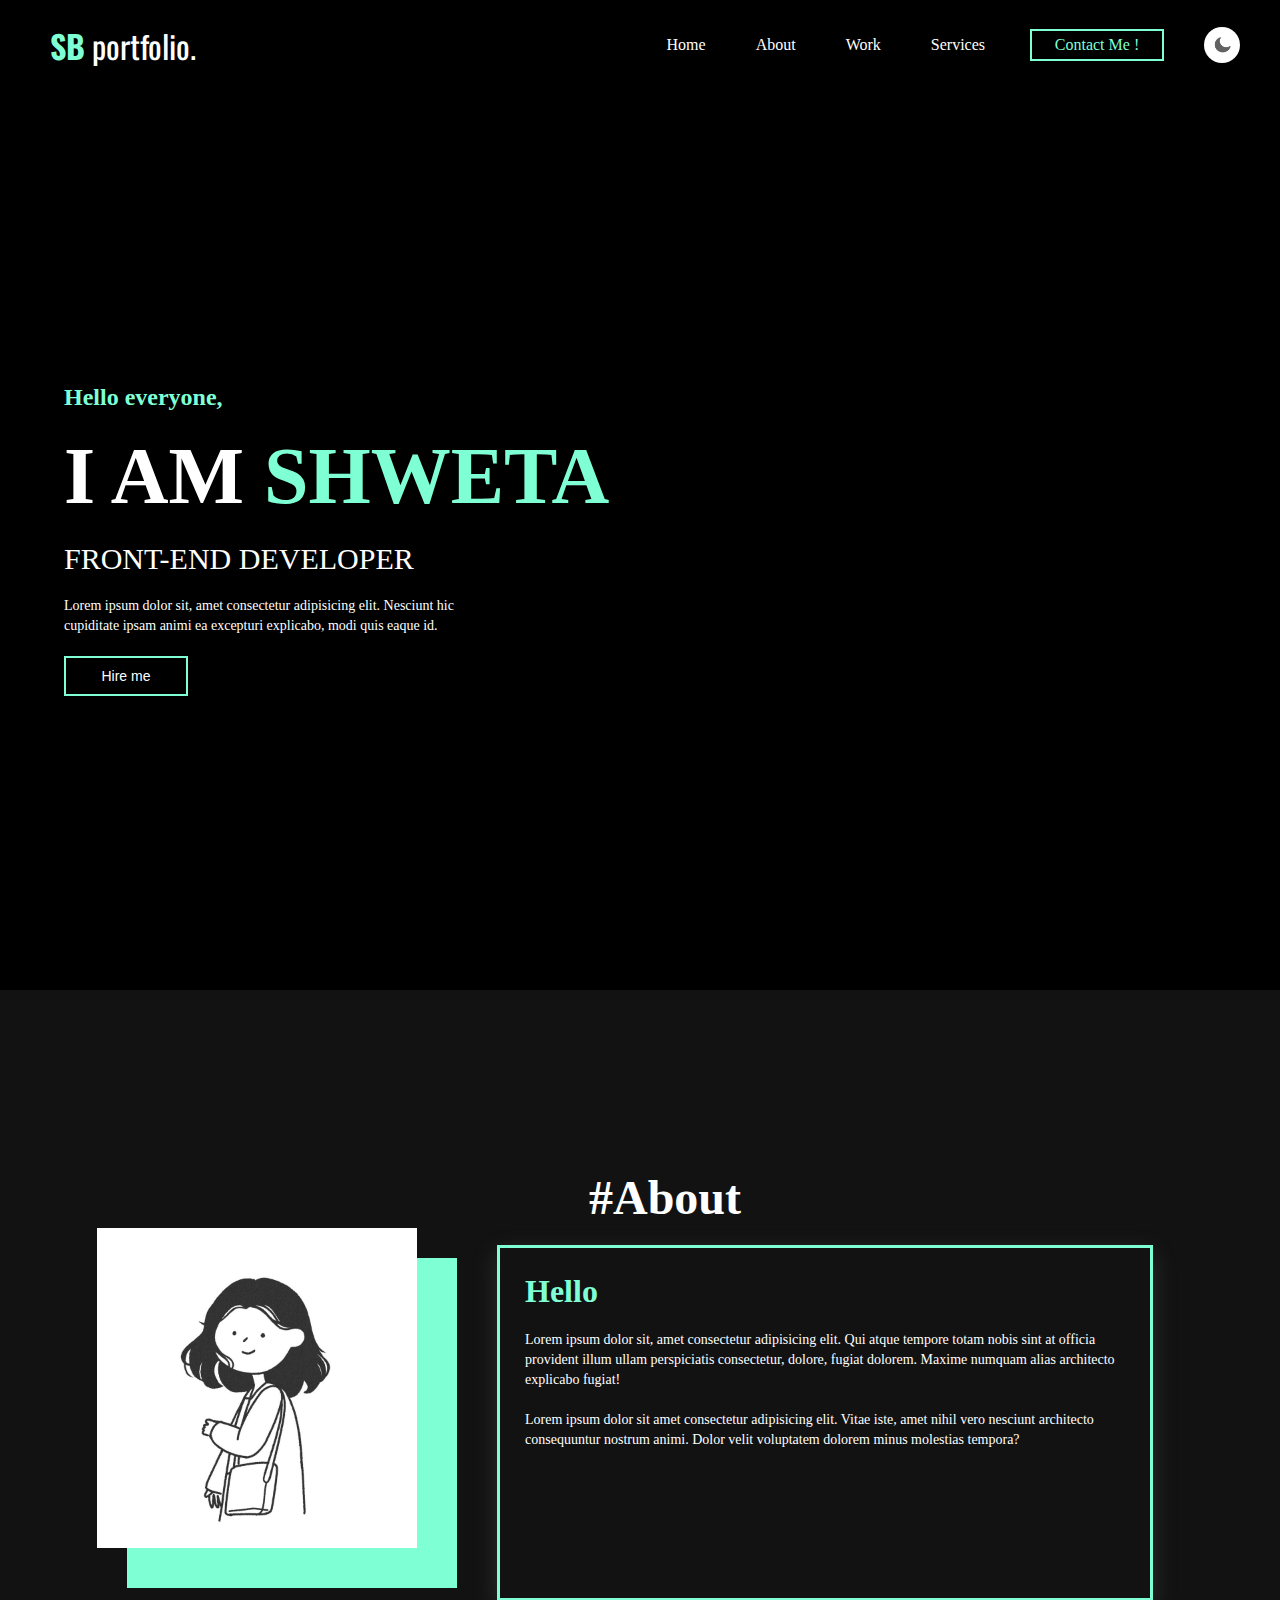
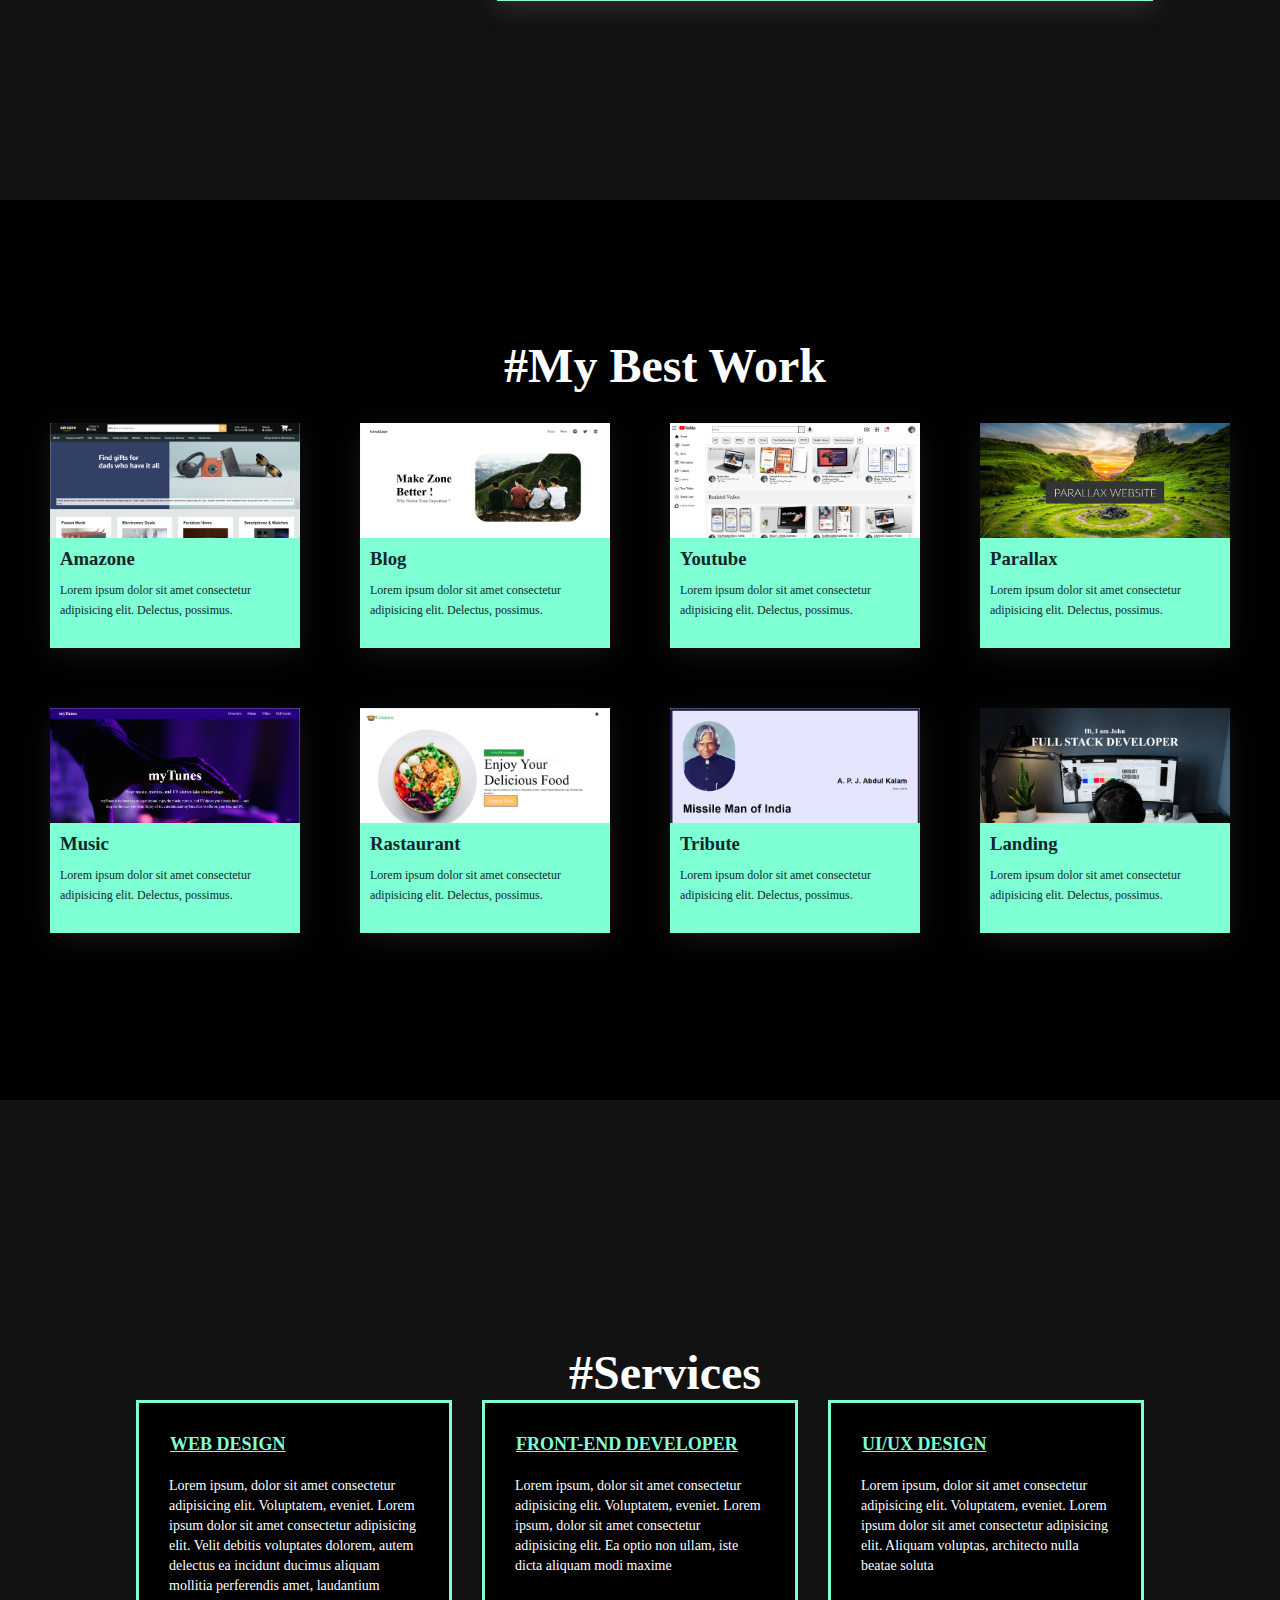
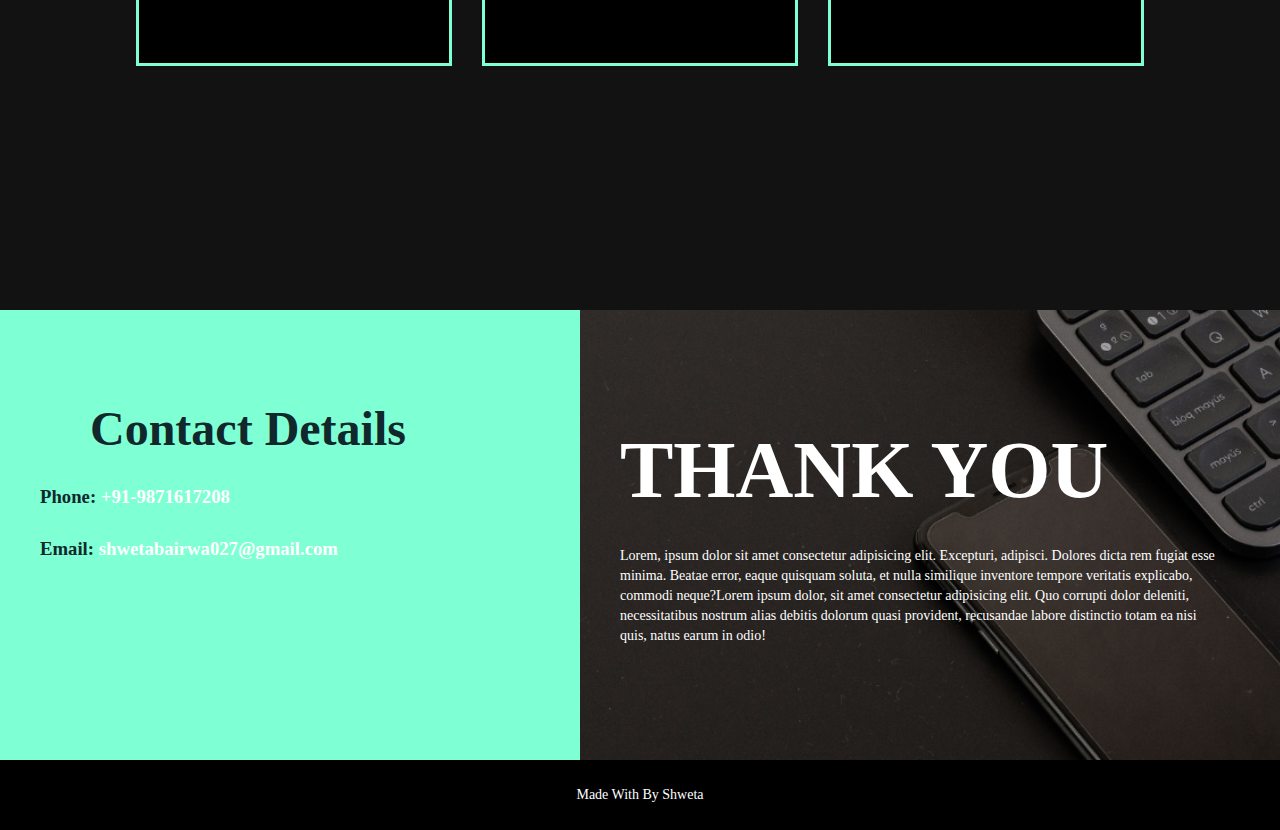
<file: index.html>
<!DOCTYPE html>
<html lang="en">
  <head>
    <meta charset="UTF-8" />
    <meta name="viewport" content="width=device-width, initial-scale=1.0" />
    <link rel="stylesheet" href="style.css" />
    <link rel="preconnect" href="https://fonts.googleapis.com" />
    <link rel="preconnect" href="https://fonts.gstatic.com" crossorigin />
    <link rel="preconnect" href="https://fonts.googleapis.com" />
    <link rel="preconnect" href="https://fonts.gstatic.com" crossorigin />
    <link
      href="https://fonts.googleapis.com/css2?family=Oswald:wght@500;700&family=Raleway:ital,wght@1,100&display=swap"
      rel="stylesheet"
    />
    <link
      href="https://fonts.googleapis.com/css2?family=Oswald:wght@500;700&display=swap"
      rel="stylesheet"
    />
    <link rel="preconnect" href="https://fonts.googleapis.com" />
    <link rel="preconnect" href="https://fonts.gstatic.com" crossorigin />
    <link
      href="https://fonts.googleapis.com/css2?family=Oswald:wght@500;700&family=Raleway:ital,wght@1,100&display=swap"
      rel="stylesheet"
    />
    <link
      rel="stylesheet"
      href="https://cdnjs.cloudflare.com/ajax/libs/font-awesome/6.4.2/css/all.min.css"
      integrity="sha512-z3gLpd7yknf1YoNbCzqRKc4qyor8gaKU1qmn+CShxbuBusANI9QpRohGBreCFkKxLhei6S9CQXFEbbKuqLg0DA=="
      crossorigin="anonymous"
      referrerpolicy="no-referrer"
    />
    <title>Portfolio</title>
  </head>
  <body>
    <header>
      <div class="port">
        <h1><strong class="head">SB</strong> portfolio.</h1>
      </div>
      <nav>
        <a href="#">Home</a>
        <a href="#about">About</a>
        <a href="#work">Work</a>

        <a href="#services">services</a>
        <a class="contact_button" href="#contact">Contact me !</a>
        <img src="images/moon.png" alt="" id="dark" />
      </nav>
    </header>
    <div class="section1 box">
      <div class="Home">
        <div class="contain_1">
          <h2 style="color: aquamarine">Hello everyone,</h2>
          <h1>i am <strong class="name"> shweta</strong></h1>

          <h3>Front-end developer</h3>
          <p>
            Lorem ipsum dolor sit, amet consectetur adipisicing elit. Nesciunt
            hic cupiditate ipsam animi ea excepturi explicabo, modi quis eaque
            id.
          </p>
          <div class="button">Hire me</div>
        </div>
        <div class="img1"></div>
      </div>
    </div>
    <div class="section2 box" id="about">
      <h1 class="title">#About</h1>
      <div class="about">
        <div class="img-container">
          <img src="A profile image.jpeg" alt="Images" />
        </div>
        <div class="contain1">
          <h1>Hello</h1>
          <p>
            Lorem ipsum dolor sit, amet consectetur adipisicing elit. Qui atque
            tempore totam nobis sint at officia provident illum ullam
            perspiciatis consectetur, dolore, fugiat dolorem. Maxime numquam
            alias architecto explicabo fugiat!
          </p>
          <p>
            Lorem ipsum dolor sit amet consectetur adipisicing elit. Vitae iste,
            amet nihil vero nesciunt architecto consequuntur nostrum animi.
            Dolor velit voluptatem dolorem minus molestias tempora?
          </p>
        </div>
      </div>
    </div>
    <div class="section3 box" id="work">
      <h1 class="title">#my best work</h1>
      <div class="work">
        <div class="projects">
          <div class="row">
            <div class="pro pro1" onclick="amazone()">
              <div class="pro_contain">
                <h3>
                  <i
                    class="fa-solid fa-bookmark fa-sm"
                    style="color: #10282c"
                  ></i>
                  Amazone
                </h3>
                <p>
                  Lorem ipsum dolor sit amet consectetur adipisicing elit.
                  Delectus, possimus.
                </p>
              </div>
            </div>
            <div class="pro pro2" onclick="blog()">
              <div class="pro_contain">
                <h3>
                  <i
                    class="fa-solid fa-bookmark fa-sm"
                    style="color: #10282c"
                  ></i>
                  Blog
                </h3>
                <p>
                  Lorem ipsum dolor sit amet consectetur adipisicing elit.
                  Delectus, possimus.
                </p>
              </div>
            </div>
            <div class="pro pro3" onclick="youtube()">
              <div class="pro_contain">
                <h3>
                  <i
                    class="fa-solid fa-bookmark fa-sm"
                    style="color: #10282c"
                  ></i>
                  Youtube
                </h3>
                <p>
                  Lorem ipsum dolor sit amet consectetur adipisicing elit.
                  Delectus, possimus.
                </p>
              </div>
            </div>
            <div class="pro pro4" onclick="parallax()">
              <div class="pro_contain">
                <h3>
                  <i
                    class="fa-solid fa-bookmark fa-sm"
                    style="color: #10282c"
                  ></i>
                  Parallax
                </h3>
                <p>
                  Lorem ipsum dolor sit amet consectetur adipisicing elit.
                  Delectus, possimus.
                </p>
              </div>
            </div>
          </div>
          <div class="row">
            <div class="pro pro5" onclick="music()">
              <div class="pro_contain">
                <h3>
                  <i
                    class="fa-solid fa-bookmark fa-sm"
                    style="color: #10282c"
                  ></i>
                  Music
                </h3>
                <p>
                  Lorem ipsum dolor sit amet consectetur adipisicing elit.
                  Delectus, possimus.
                </p>
              </div>
            </div>
            <div class="pro pro6" href="#">
              <div class="pro_contain">
                <h3>
                  <i
                    class="fa-solid fa-bookmark fa-sm"
                    style="color: #10282c"
                  ></i>
                  Rastaurant
                </h3>
                <p>
                  Lorem ipsum dolor sit amet consectetur adipisicing elit.
                  Delectus, possimus.
                </p>
              </div>
            </div>
            <div class="pro pro7" href="#">
              <div class="pro_contain">
                <h3>
                  <i
                    class="fa-solid fa-bookmark fa-sm"
                    style="color: #10282c"
                  ></i>
                  Tribute
                </h3>
                <p>
                  Lorem ipsum dolor sit amet consectetur adipisicing elit.
                  Delectus, possimus.
                </p>
              </div>
            </div>
            <div class="pro pro8" href="#">
              <div class="pro_contain">
                <h3>
                  <i
                    class="fa-solid fa-bookmark fa-sm"
                    style="color: #10282c"
                  ></i>
                  Landing
                </h3>
                <p>
                  Lorem ipsum dolor sit amet consectetur adipisicing elit.
                  Delectus, possimus.
                </p>
              </div>
            </div>
          </div>
        </div>
      </div>
    </div>
    <div class="section4 box" id="services">
      <h1 class="title">#Services</h1>
      <div class="service">
        <div class="card card1">
          <h1>
            <i class="fa-solid fa-mug-hot fa-xl" style="color: #59c5b5"></i> web
            design
          </h1>
          <p>
            Lorem ipsum, dolor sit amet consectetur adipisicing elit.
            Voluptatem, eveniet. Lorem ipsum dolor sit amet consectetur
            adipisicing elit. Velit debitis voluptates dolorem, autem delectus
            ea incidunt ducimus aliquam mollitia perferendis amet, laudantium
          </p>
        </div>
        <div class="card card2">
          <h1>
            <i class="fa-solid fa-file fa-xl" style="color: #59c5b5"></i>
            Front-end developer
          </h1>
          <p>
            Lorem ipsum, dolor sit amet consectetur adipisicing elit.
            Voluptatem, eveniet. Lorem ipsum, dolor sit amet consectetur
            adipisicing elit. Ea optio non ullam, iste dicta aliquam modi maxime
          </p>
        </div>
        <div class="card card3">
          <h1>
            <i class="fa-solid fa-paperclip fa-xl" style="color: #59c5b5"></i>

            UI/UX design
          </h1>
          <p>
            Lorem ipsum, dolor sit amet consectetur adipisicing elit.
            Voluptatem, eveniet. Lorem ipsum dolor sit amet consectetur
            adipisicing elit. Aliquam voluptas, architecto nulla beatae soluta
          </p>
        </div>
      </div>
    </div>
    <div class="section5 box" id="contact">
      <div class="contact">
        <div class="contain_5">
          <div class="details">
            <span>
              <h1 style="color: #10282c" class="title">Contact Details</h1>
              <div class="row">
                <h3>
                  <strong style="color: #10282c">Phone:</strong> +91-9871617208
                </h3>
              </div>
              <div class="row">
                <h3>
                  <strong style="color: #10282c">Email:</strong>
                  shwetabairwa027@gmail.com
                </h3>
              </div>
              <div class="socail">
                <i
                  class="fa-brands fa-square-instagram fa-2xl"
                  style="color: #10282c"
                ></i>
                <i
                  class="fa-brands fa-linkedin fa-2xl"
                  style="color: #10282c"
                ></i>
                <i
                  class="fa-brands fa-square-whatsapp fa-2xl"
                  style="color: #10282c"
                ></i>
                <i
                  class="fa-brands fa-square-behance fa-2xl"
                  style="color: #10282c"
                ></i>
              </div>
            </span>
          </div>
          <div class="thankspad">
            <span>
              <h1>Thank you</h1>
              <p>
                Lorem, ipsum dolor sit amet consectetur adipisicing elit.
                Excepturi, adipisci. Dolores dicta rem fugiat esse minima.
                Beatae error, eaque quisquam soluta, et nulla similique
                inventore tempore veritatis explicabo, commodi neque?Lorem ipsum
                dolor, sit amet consectetur adipisicing elit. Quo corrupti dolor
                deleniti, necessitatibus nostrum alias debitis dolorum quasi
                provident, recusandae labore distinctio totam ea nisi quis,
                natus earum in odio!
              </p>
            </span>
          </div>
        </div>
      </div>
    </div>
    <footer class="foot">
      <p>
        made with
        <i class="fa-solid fa-heart" style="color: #ffffff"></i>
        by shweta
      </p>
    </footer>

    <script src="script.js"></script>
  </body>
</html>
</file>
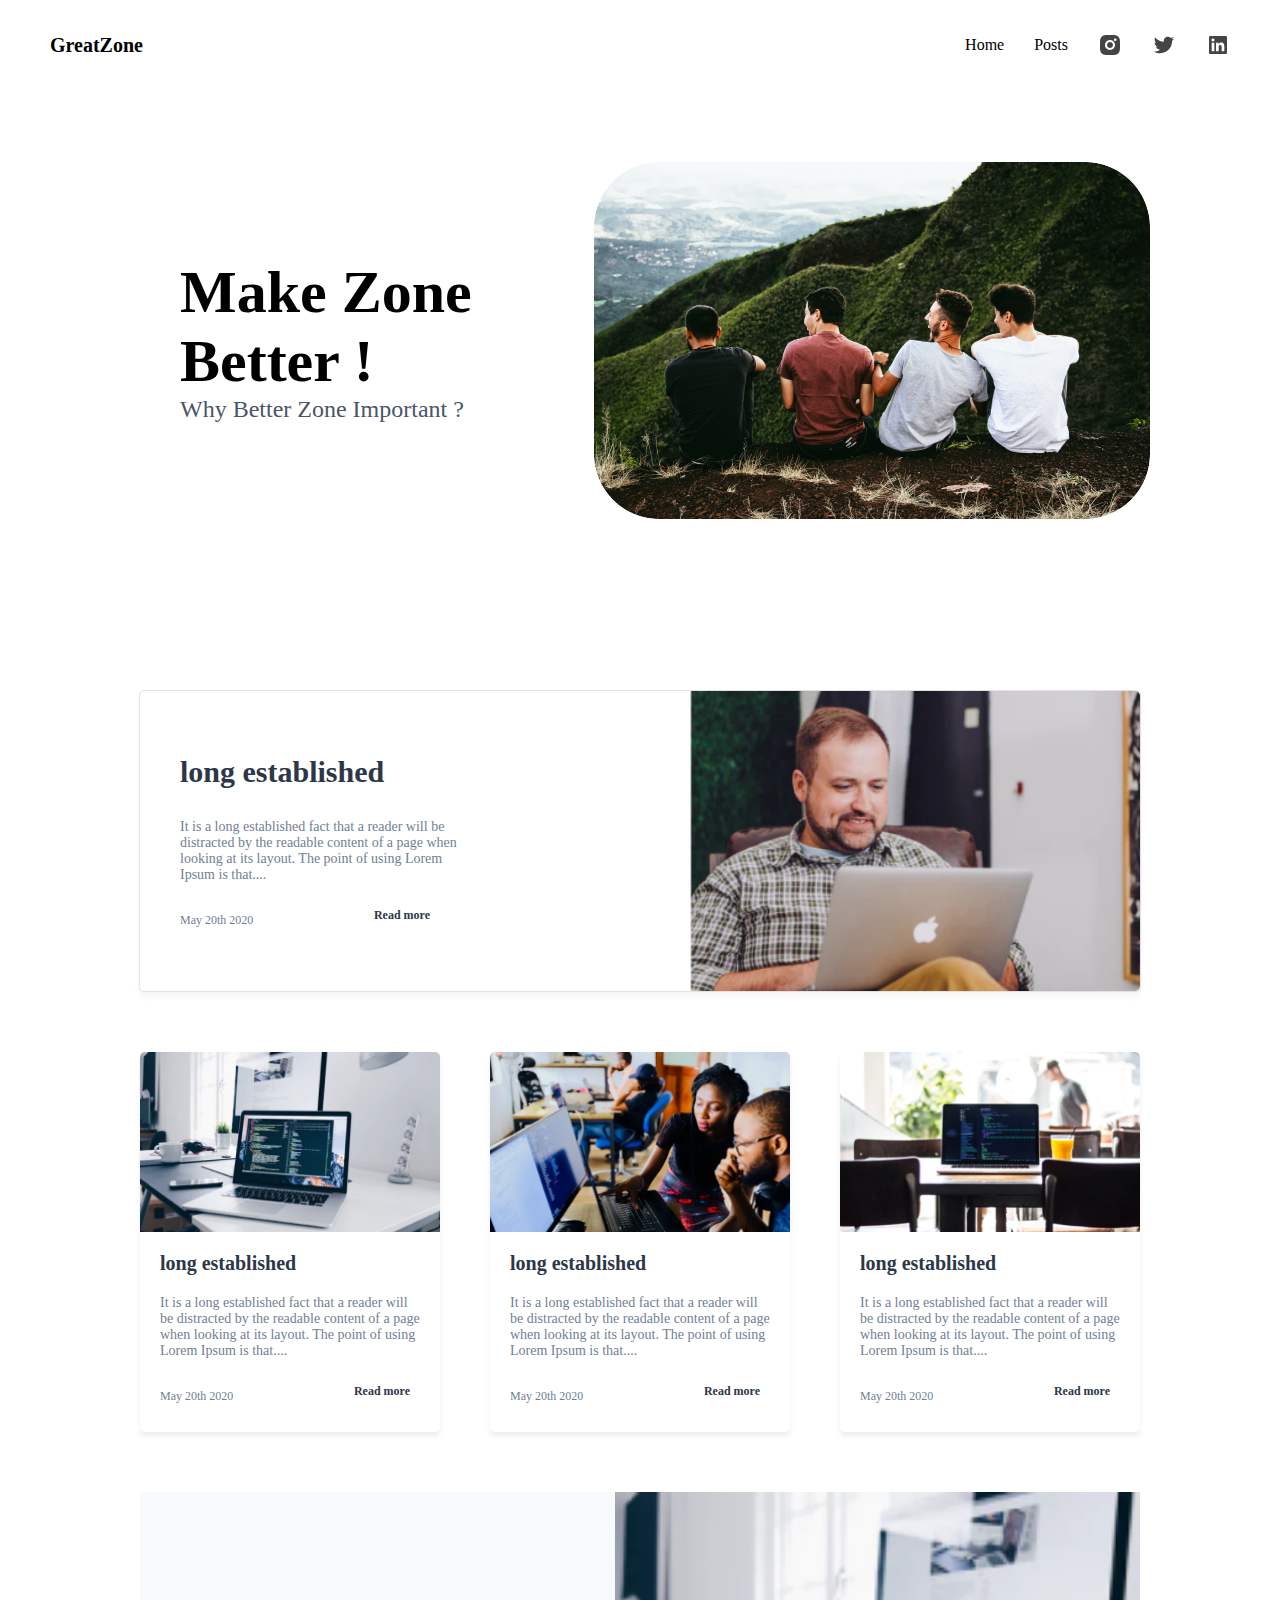
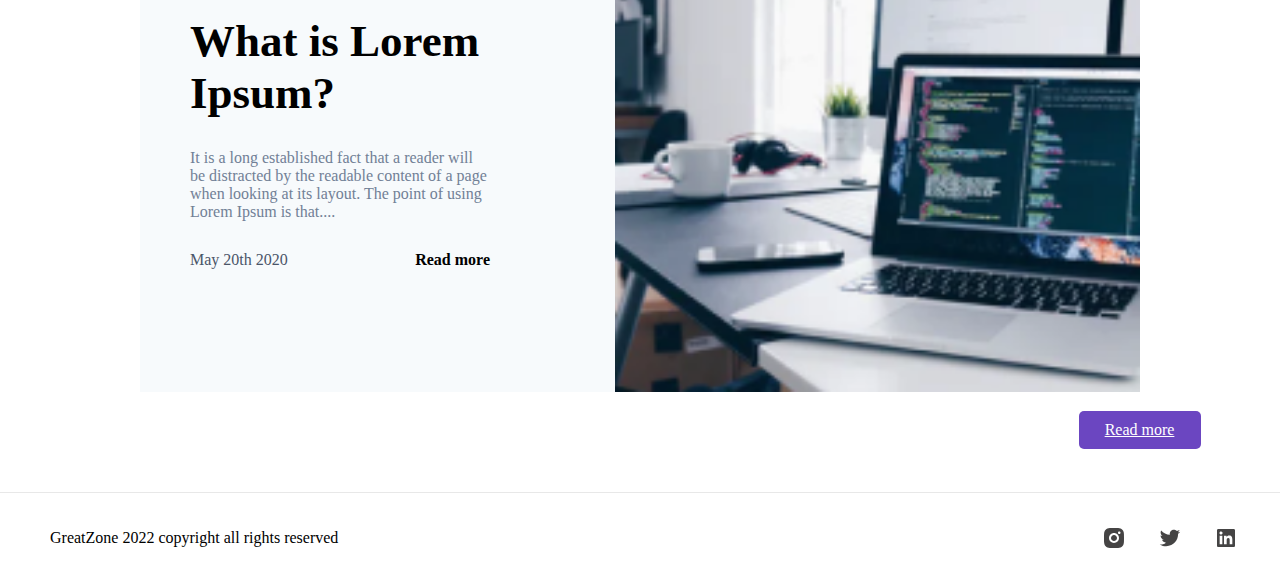
<file: website_project/Blog website/index.html>
<!DOCTYPE html>
<html lang="en">
<head>
    <meta charset="UTF-8">
    <meta name="viewport" content="width=device-width, initial-scale=1.0">
    <link rel="stylesheet" href="style.css">
    <title>Blog website</title>

   
</head>
<body>
    <div class="main">
        <div class="header">
            <h1 class="logo">
                GreatZone
            </h1>
            <div class="navbar">
                <h1>Home</h1>
                <h1>Posts</h1>
                <img src="instagram-fill 1.svg" alt="insta">
                <img src="twitter-fill 1.svg" alt="tweet">
                <img src="linkedin-box-fill 1.svg" alt="link">
            </div>
        </div>
       <div class="PageOne" id="one">
            <div class="page">
                <div class="contain">
                    <h1>Make Zone
                        Better !</h1>
                        <p>Why Better Zone Important ?</p>
                </div>
                <div class="blogImg">
    
                </div>
            </div>
            <div class="ractangle">
                <div class="contain1">
                    <h1>long established</h1>
                    <p>It is a long established fact that a reader will be distracted by the readable content of a page when looking at its layout. The point of using Lorem Ipsum is that....</p>
                    <div class="date">
                        <p>May 20th 2020</p>
                        <h6>Read more</h6>
                    </div>
                </div>
                <div class="blogImg2">
    
                </div>
            </div>
            <div class="cardContainer">
                <div class="card">
                    <div class="cardImg1">
    
                    </div>
                    <div class="card_contain">
                        <h1>long established</h1>
                        <p class="para">It is a long established fact that a reader will be distracted by the readable content of a page when looking at its layout. The point of using Lorem Ipsum is that....</p>
                        <div class="date">
                            <p>May 20th 2020</p>
                            <h6>Read more</h6>
                        </div>
                    </div>
                </div>
                <div class="card">
                    <div class="cardImg2">
    
                    </div>
                    <div class="card_contain">
                        <h1>long established</h1>
                        <p class="para">It is a long established fact that a reader will be distracted by the readable content of a page when looking at its layout. The point of using Lorem Ipsum is that....</p>
                        <div class="date">
                            <p>May 20th 2020</p>
                            <h6>Read more</h6>
                        </div>
                    </div>
                </div>
                <div class="card">
                    <div class="cardImg3">
    
                    </div>
                    <div class="card_contain">
                        <h1>long established</h1>
                        <p class="para">It is a long established fact that a reader will be distracted by the readable content of a page when looking at its layout. The point of using Lorem Ipsum is that....</p>
                        <div class="date">
                            <p>May 20th 2020</p>
                            <h6>Read more</h6>
                        </div>
                    </div>
                </div>
            </div>
            <div class="ractangle2">
                <div class="container2">
                        <div class="contain2">
                            <h1>What is Lorem Ipsum?</h1>
                            <p>It is a long established fact that a reader will be distracted by the readable content of a page when looking at its layout. The point of using Lorem Ipsum is that....</p>
                            <div class="date1">
                                <p>May 20th 2020</p>
                                <h6>Read more</h6>
                            </div>
                        </div>
                    <div class="blogImg3">
    
                    </div>
                </div>
            </div>
            <div class="btnContainer">
                <div class="button"  onclick="togglePages()" >
                    <a href="#two"> Read more</a>
                    
                    <img src="arrow-down-circle-fill 1.svg" alt="fill">
                   </div>
            </div>
           </div> 
           <div class="PageTwo"  id="two" >
            <div class="blogimg4"></div>
            
              <div class="contain9">
                <h1>Finibus Bonorum et Malorum</h1>
            <div class="writer">
                <h6>Written by John doe</h6>
                <p>Monday  May 20</p>
            </div>
              </div>
            <div class="contain10">
                <p><h2> Section 1.10.32 of "de Finibus Bonorum et Malorum", written by Cicero in 45 BC</h2>
             "Sed ut perspiciatis unde omnis iste natus error sit voluptatem accusantium doloremque laudantium, totam rem aperiam, eaque ipsa quae ab illo inventore veritatis et quasi architecto beatae vitae dicta sunt explicabo. Nemo enim ipsam voluptatem quia voluptas sit aspernatur aut odit aut fugit, sed quia consequuntur magni dolores eos qui ratione voluptatem sequi nesciunt. Neque porro quisquam est, qui dolorem ipsum quia dolor sit amet, consectetur, adipisci velit, sed quia non numquam eius modi tempora incidunt ut labore et dolore magnam aliquam quaerat voluptatem. Ut enim ad minima veniam, quis nostrum exercitationem ullam corporis suscipit laboriosam, nisi ut aliquid ex ea commodi consequatur? Quis autem vel eum iure reprehenderit qui in ea voluptate velit esse quam nihil molestiae consequatur, vel illum qui dolorem eum fugiat quo voluptas nulla pariatur?"
              1914 translation by H. Rackham
             "But I must explain to you how all this mistaken idea of denouncing pleasure and praising pain was born and I will give you a complete account of the system, and expound the actual teachings of the great explorer of the truth, the master-builder of human happiness. No one rejects, dislikes, or avoids pleasure itself, because it is pleasure, but because those who do not know how to pursue pleasure rationally encounter consequences that are extremely painful. Nor again is there anyone who loves or pursues or desires to obtain pain of itself, because it is pain, but because occasionally circumstances occur in which toil and pain can procure him some great pleasure. To take a trivial example, which of us ever undertakes laborious physical exercise, except to obtain some advantage from it? But who has any right to find fault with a man who chooses to enjoy a pleasure that has no annoying consequences, or one who avoids a pain that produces no resultant pleasure?"</p>
             <p><h2>Section 1.10.33 of "de Finibus Bonorum et Malorum"</h2>
             "At vero eos et accusamus et iusto odio dignissimos ducimus qui blanditiis praesentium voluptatum deleniti atque corrupti quos dolores et quas molestias excepturi sint occaecati cupiditate non provident, similique sunt in culpa qui officia deserunt mollitia animi, id est laborum et dolorum fuga. Et harum quidem rerum facilis est et expedita distinctio. Nam libero tempore, cum soluta nobis est eligendi optio cumque nihil impedit quo minus id quod maxime placeat facere possimus, omnis voluptas assumenda est, omnis dolor repellendus. Temporibus autem quibusdam et aut officiis debitis aut rerum necessitatibus saepe eveniet ut et voluptates repudiandae sint et molestiae non recusandae. Itaque earum rerum hic tenetur a sapiente delectus, ut aut reiciendis voluptatibus maiores alias consequatur aut perferendis doloribus asperiores repellat."
              </p>
             <p><h2>Section</h2> "At vero eos et accusamus et iusto odio dignissimos ducimus qui blanditiis praesentium voluptatum deleniti atque corrupti quos dolores et quas molestias excepturi sint occaecati cupiditate non provident, similique sunt in culpa qui officia deserunt mollitia animi, id est laborum et dolorum fuga. Et harum quidem rerum facilis est et expedita distinctio. Nam libero tempore, cum soluta nobis est eligendi optio cumque nihil impedit quo minus id quod maxime placeat facere possimus, omnis voluptas assumenda est, omnis dolor repellendus. Temporibus autem quibusdam et aut officiis debitis aut rerum necessitatibus saepe eveniet ut et voluptates repudiandae sint et molestiae non recusandae. Itaque earum rerum hic tenetur a sapiente delectus, ut aut reiciendis voluptatibus maiores alias consequatur aut perferendis doloribus asperiores repellat."</p>
              <p><h2>Section 1.10.33</h2>"At vero eos et accusamus et iusto odio dignissimos ducimus qui blanditiis praesentium voluptatum deleniti atque corrupti quos dolores et quas molestias excepturi sint occaecati cupiditate non provident, similique sunt in culpa qui officia deserunt mollitia animi, id est laborum et dolorum fuga. Et harum quidem rerum facilis est et expedita distinctio. Nam libero tempore, cum soluta nobis est eligendi optio cumque nihil impedit quo minus id quod maxime placeat facere possimus, omnis voluptas assumenda est, omnis dolor repellendus. Temporibus autem quibusdam et aut officiis debitis aut rerum necessitatibus saepe eveniet ut et voluptates repudiandae sint et molestiae non recusandae. Itaque earum rerum hic tenetur a sapiente delectus, ut aut reiciendis voluptatibus maiores alias consequatur aut perferendis doloribus asperiores repellat."
               Section 1.10.33 of "de Finibus Bonorum et Malorum", written by Cicero in 45 BC
               "At vero eos et accusamus et iusto odio dignissimos ducimus qui blanditiis praesentium voluptatum deleniti atque corrupti quos dolores et quas molestias excepturi sint occaecati cupiditate non provident, similique sunt in culpa qui officia deserunt mollitia animi, id est laborum et dolorum fuga. Et harum quidem rerum facilis est et expedita distinctio. Nam libero tempore, cum soluta nobis est eligendi optio cumque nihil impedit quo minus id quod maxime placeat facere possimus, omnis voluptas assumenda est, omnis dolor repellendus. Temporibus autem quibusdam et aut officiis debitis aut rerum necessitatibus saepe eveniet ut et voluptates repudiandae sint et molestiae non recusandae. Itaque earum rerum hic tenetur a sapiente delectus, ut aut reiciendis voluptatibus maiores alias consequatur aut perferendis doloribus asperiores repellat."</p>
            </div>

        </div>
        <div class="foot">
            <p>GreatZone 2022 copyright all rights reserved</p>
            <div class="footnav">
                <img src="instagram-fill 1.svg" alt="insta">
                <img src="twitter-fill 1.svg" alt="tweet">
                <img src="linkedin-box-fill 1.svg" alt="link">
            </div>
        </div>
    </div>
    <script>
        function togglePages() {
            var pageOne = document.getElementById('one');
            var pageTwo = document.getElementById('two');
    
            if (pageOne.style.display === 'none') {
                pageOne.style.display = 'block';
                pageTwo.style.display = 'none';
            } else {
                pageOne.style.display = 'none';
                pageTwo.style.display = 'block';
            }
        }
    </script>
</body>
</html>
</file>
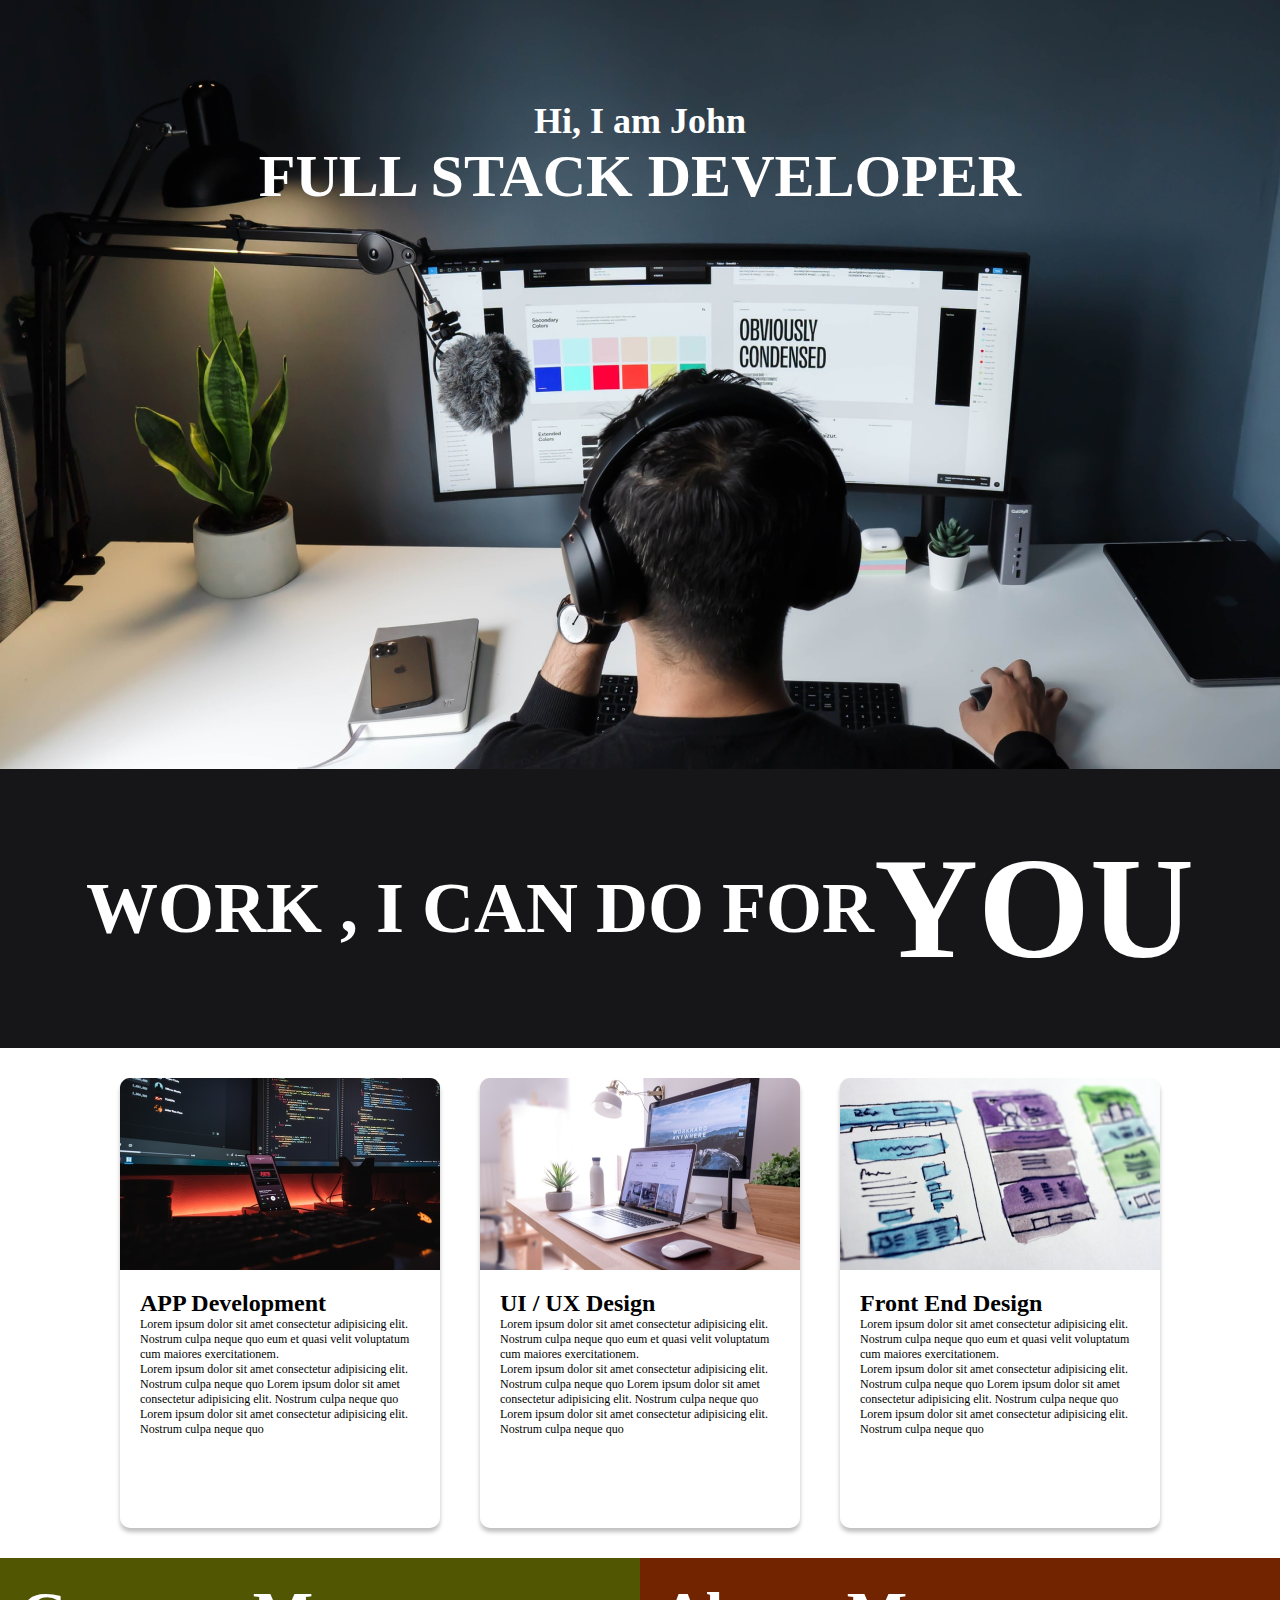
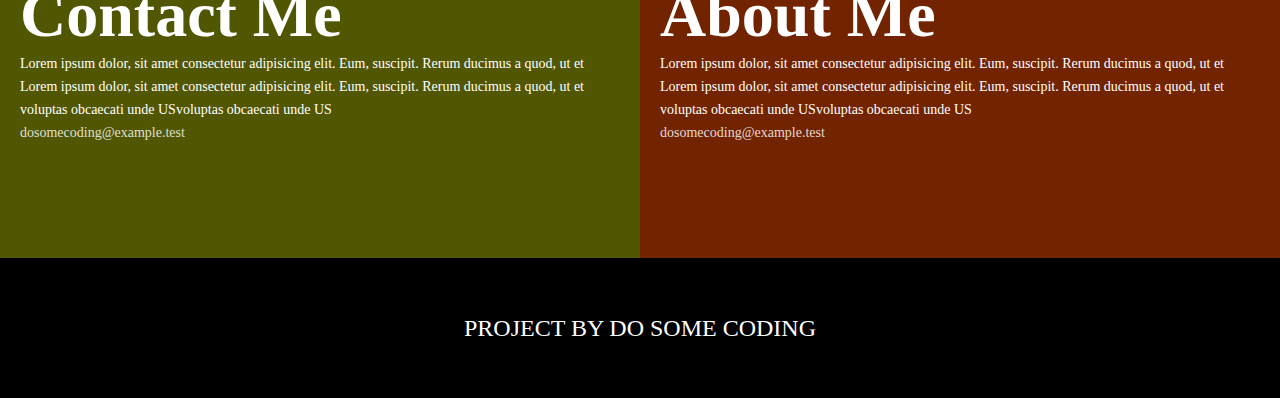
<file: website_project/Landing Page/index.html>
<!DOCTYPE html>
<html lang="en">
  <head>
    <meta charset="UTF-8" />
    <meta name="viewport" content="width=device-width, initial-scale=1.0" />
    <link rel="stylesheet" href="style.css" />
    <title>Landing page</title>
  </head>
  <body>
    <div class="section1 box">
      <div class="one"><h1>Hi, I am John</h1></div>
      <div class="two"><h1>FULL STACK DEVELOPER</h1></div>
    </div>
    <div class="section2 box">
      <h4>
        WORK , I CAN DO FOR
        <h4 class="you">YOU</h4>
      </h4>
    </div>
    <div class="section3 box">
      <div class="card">
        <div class="image">
          <img src="unsplash_1.png" alt="image" />
        </div>
        <div class="content">
          <h4>APP Development</h4>
          <p>
            Lorem ipsum dolor sit amet consectetur adipisicing elit. Nostrum
            culpa neque quo eum et quasi velit voluptatum cum maiores
            exercitationem.
          </p>
          <p>
            Lorem ipsum dolor sit amet consectetur adipisicing elit. Nostrum
            culpa neque quo Lorem ipsum dolor sit amet consectetur adipisicing
            elit. Nostrum culpa neque quo Lorem ipsum dolor sit amet consectetur
            adipisicing elit. Nostrum culpa neque quo
          </p>
        </div>
      </div>
      <div class="card">
        <div class="image">
          <img src="unsplash_2.png" alt="image" />
        </div>
        <div class="content">
          <h4>UI / UX Design</h4>
          <p>
            Lorem ipsum dolor sit amet consectetur adipisicing elit. Nostrum
            culpa neque quo eum et quasi velit voluptatum cum maiores
            exercitationem.
          </p>
          <p>
            Lorem ipsum dolor sit amet consectetur adipisicing elit. Nostrum
            culpa neque quo Lorem ipsum dolor sit amet consectetur adipisicing
            elit. Nostrum culpa neque quo Lorem ipsum dolor sit amet consectetur
            adipisicing elit. Nostrum culpa neque quo
          </p>
        </div>
      </div>
      <div class="card">
        <div class="image">
          <img src="unsplash_3.png" alt="images" />
        </div>
        <div class="content">
          <h4>Front End Design</h4>

          <p>
            Lorem ipsum dolor sit amet consectetur adipisicing elit. Nostrum
            culpa neque quo eum et quasi velit voluptatum cum maiores
            exercitationem.
          </p>
          <p>
            Lorem ipsum dolor sit amet consectetur adipisicing elit. Nostrum
            culpa neque quo Lorem ipsum dolor sit amet consectetur adipisicing
            elit. Nostrum culpa neque quo Lorem ipsum dolor sit amet consectetur
            adipisicing elit. Nostrum culpa neque quo
          </p>
        </div>
      </div>
    </div>
    <div class="section4">
      <div class="ractangle box1">
        <h2>Contact Me</h2>
        <p>
          Lorem ipsum dolor, sit amet consectetur adipisicing elit. Eum,
          suscipit. Rerum ducimus a quod, ut et Lorem ipsum dolor, sit amet
          consectetur adipisicing elit. Eum, suscipit. Rerum ducimus a quod, ut
          et voluptas obcaecati unde USvoluptas obcaecati unde US
        </p>
        <a href="#">dosomecoding@example.test</a>
      </div>
      <div class="ractangle box2">
        <h2>About Me</h2>
        <p>
          Lorem ipsum dolor, sit amet consectetur adipisicing elit. Eum,
          suscipit. Rerum ducimus a quod, ut et Lorem ipsum dolor, sit amet
          consectetur adipisicing elit. Eum, suscipit. Rerum ducimus a quod, ut
          et voluptas obcaecati unde USvoluptas obcaecati unde US
        </p>
        <a href="#">dosomecoding@example.test</a>
      </div>
    </div>
    <div class="section5 box">
      <p>PROJECT BY DO SOME CODING</p>
    </div>
  </body>
</html>
</file>
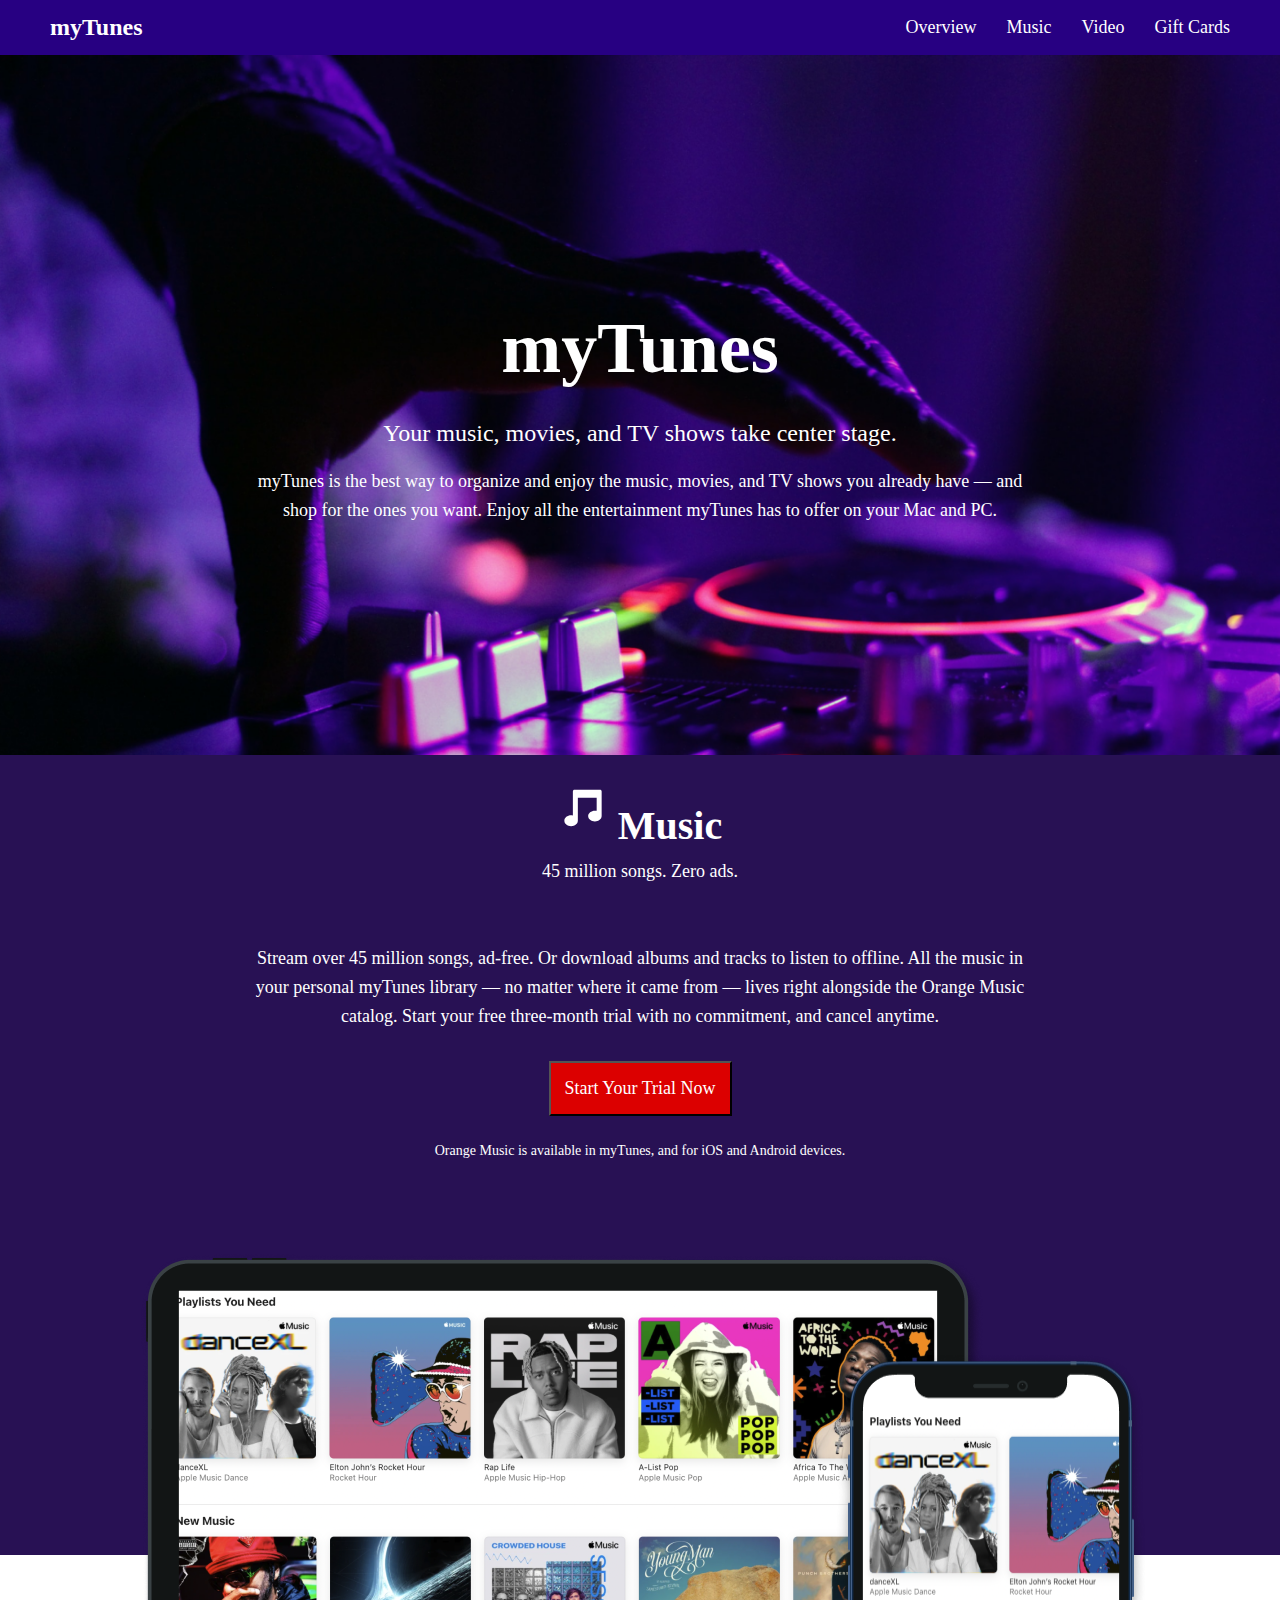
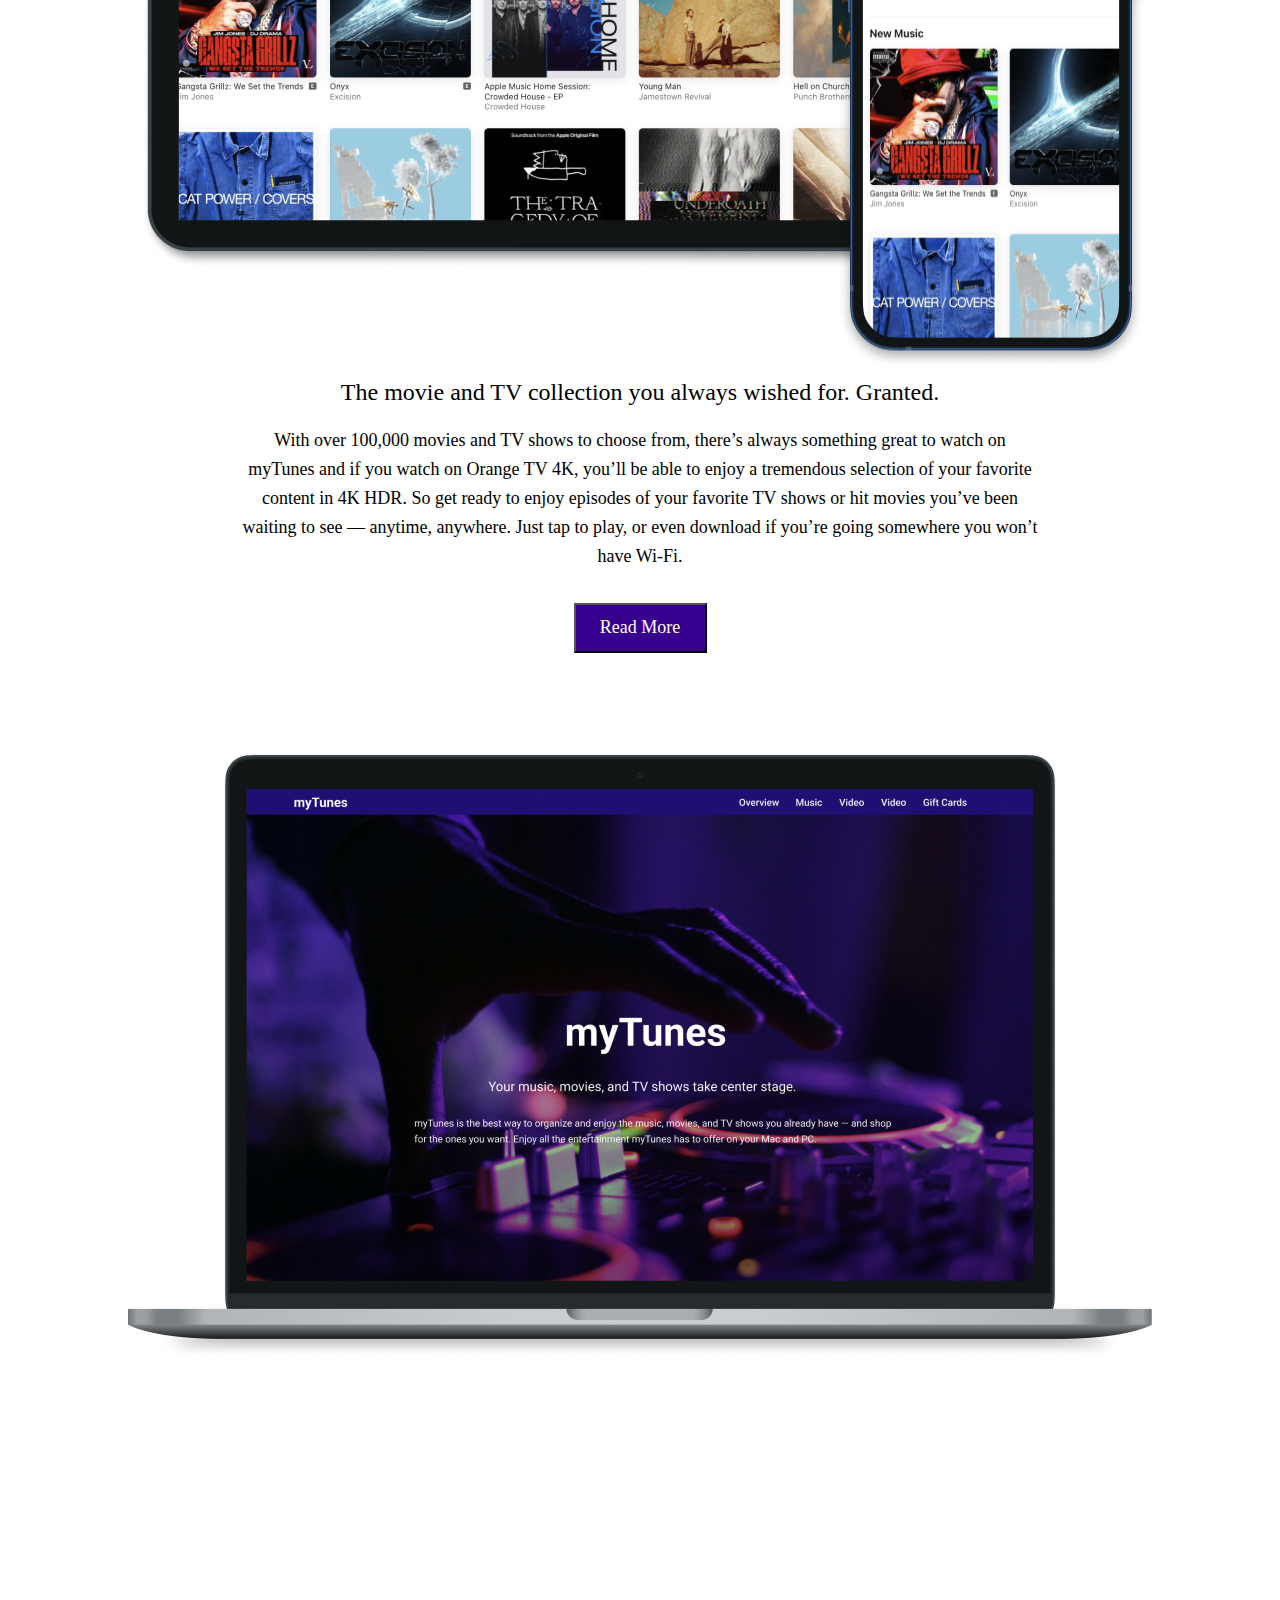
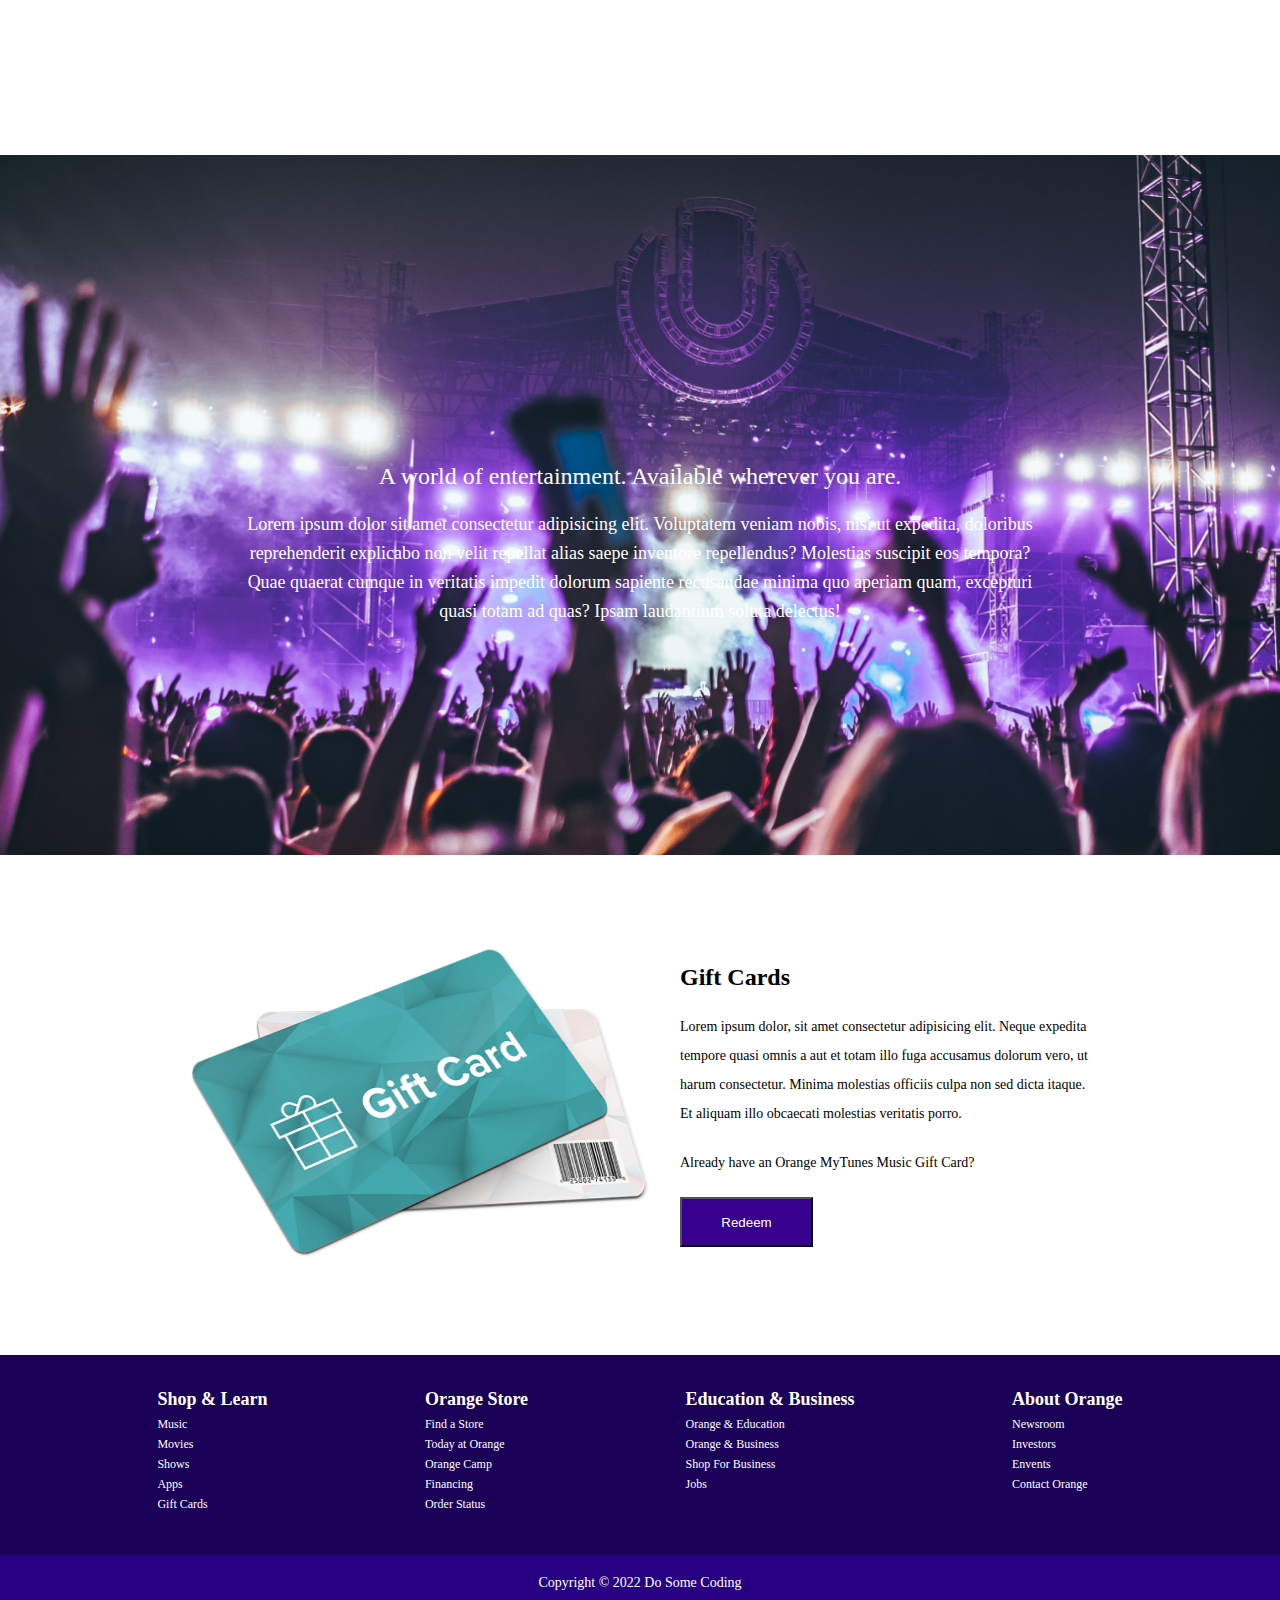
<file: website_project/Music Website/index.html>
<!DOCTYPE html>
<html lang="en">
<head>
    <meta charset="UTF-8">
    <meta name="viewport" content="width=device-width, initial-scale=1.0">
    <link rel="stylesheet" href="https://cdnjs.cloudflare.com/ajax/libs/font-awesome/6.4.2/css/all.min.css" integrity="sha512-z3gLpd7yknf1YoNbCzqRKc4qyor8gaKU1qmn+CShxbuBusANI9QpRohGBreCFkKxLhei6S9CQXFEbbKuqLg0DA==" crossorigin="anonymous" referrerpolicy="no-referrer" />
    <link rel="stylesheet" href="style.css">
    <title>Music Website</title>
</head>
<body>
     <div class="bodyContain">
        <div class="head">
            <div class="icon"><h1>
                myTunes
            </h1></div>
            <div class="nav">
                <ul>Overview </ul>
                <ul>Music</ul>
                <ul>Video</ul>
                <ul>Gift Cards</ul>
           
            </div>
         </div>
         <div class="page one">
            <div class="contain">
                <div class="logo"><h1>myTunes</h1></div>
                <h1>Your music, movies, and TV shows take center stage.</h1>
                <p>myTunes is the best way to organize and enjoy the music, movies, and TV shows you already have — and shop for the ones you want. Enjoy all the entertainment myTunes has to offer on your Mac and PC.</p>
            </div>
         </div>
         <div class="page two ">
          <div class="contain">
            <div class="music">
                <div class="MusicIocn">
                    <svg xmlns="http://www.w3.org/2000/svg" width="50" height="50" viewBox="0 0 50 50" fill="none">
                        <path d="M42.0525 6.81348H16.469C16.0454 6.81361 15.6391 6.98196 15.3395 7.28152C15.04 7.58108 14.8716 7.98733 14.8715 8.41098V32.4455C14.2899 32.3158 13.6959 32.2498 13.1 32.2485C9.372 32.2485 6.35 34.6965 6.35 37.7175C6.35 40.738 9.372 43.186 13.1 43.186C16.8275 43.186 19.85 40.738 19.85 37.7175V14.6285H38.672V27.829C38.0904 27.6993 37.4964 27.6333 36.9005 27.632C33.1725 27.632 30.1505 30.08 30.1505 33.101C30.1505 36.122 33.1725 38.5695 36.9005 38.5695C40.628 38.5695 43.6505 36.1215 43.6505 33.101V8.41148C43.6504 7.9877 43.482 7.58132 43.1823 7.28167C42.8827 6.98201 42.4763 6.81361 42.0525 6.81348Z" fill="white"/>
                      </svg>
                      
                </div>
                <h1>Music</h1>
            </div>
            <p>45 million songs. Zero ads.</p>
            <p>Stream over 45 million songs, ad-free. Or download albums and tracks to listen to offline. All the music in your personal myTunes library — no matter where it came from — lives right alongside the Orange Music catalog. Start your free three-month trial with no commitment, and cancel anytime.</p>
             <button>Start Your Trial Now</button>
             <p id="para">Orange Music is available in myTunes, and for iOS and Android devices.</p> 
        </div>
       
         <div class="image">
          <img src="iPad Pro 11.png" alt="iphone">
          <img class="miniImage" src="iPhone 12 Mini.png" alt="iphone mini">
         </div>
        
  
         </div>
         
         <div class="page three">
           <div class="contain">
            <h1>The movie and TV collection you always wished for. Granted.</h1>
            <p>With over 100,000 movies and TV shows to choose from, there’s always something great to watch on myTunes and if you watch on Orange TV 4K, you’ll be able to enjoy a tremendous selection of your favorite content in 4K HDR. So get ready to enjoy episodes of your favorite TV shows or hit movies you’ve been waiting to see — anytime, anywhere. Just tap to play, or even download if you’re going somewhere you won’t have Wi-Fi.</p>
            <button >Read More</button>

           </div>
             <div class="laptop">
              <img src="MacBook Pro.png" alt="laptop">
             </div>
         </div>


         <div class="page four">
            <div class="contain ">
                <h1>A world of entertainment. Available wherever you are.</h1>
                <p>Lorem ipsum dolor sit amet consectetur adipisicing elit. Voluptatem veniam nobis, nisi ut expedita, doloribus reprehenderit explicabo non velit repellat alias saepe inventore repellendus? Molestias suscipit eos tempora? Quae quaerat cumque in veritatis impedit dolorum sapiente recusandae minima quo aperiam quam, excepturi quasi totam ad quas? Ipsam laudantium soluta delectus!</p>
            </div>
         </div>
         <div class="page five">
            <div class="container">
                  <div class="Card">
                    <img src="pngwing 1 (1).png" alt="card" style="height: 310px; width:460px;">
                  </div>
                <div class="subContain">
                    <h1>Gift Cards</h1>
                    <p>Lorem ipsum dolor, sit amet consectetur adipisicing elit. Neque expedita tempore quasi omnis a aut et totam illo fuga accusamus dolorum vero, ut harum consectetur. Minima molestias officiis culpa non sed dicta itaque. Et aliquam illo obcaecati molestias veritatis porro.</p>
                    <p id="para">Already have an Orange MyTunes Music Gift Card?</p>
                    <button>Redeem</button>
                </div>
            </div>
         </div>
         <div class="foot">
         <div class="list">
            <ul class="heading">Shop & Learn</ul>
           <ul>Music</ul>
           <ul>Movies</ul>
           <ul>Shows</ul>
           <ul>Apps</ul>
           <ul>Gift Cards</ul>
         </div>
         <div class="list">
            <ul class="heading"> Orange Store</ul>
           <ul>Find a Store</ul>
           <ul>Today at Orange</ul>
           <ul>Orange Camp</ul>
           <ul>Financing</ul>
           <ul>Order Status</ul>
         </div>
         <div class="list">
            <ul class="heading">Education  & Business</ul>
           <ul>Orange & Education</ul>
           <ul>Orange & Business</ul>
           <ul>Shop For Business</ul>
           <ul>Jobs</ul>
          
         </div>
         <div class="list">
            <ul class="heading">About Orange</ul>
           <ul>Newsroom</ul>
           <ul>Investors</ul>
           <ul>Envents</ul>
           <ul>Contact Orange</ul>  
         </div>
         </div>
         <div class="btm">
            <p>Copyright © 2022 Do Some Coding</p>
         </div>
     </div>
</body>
</html>
</file>
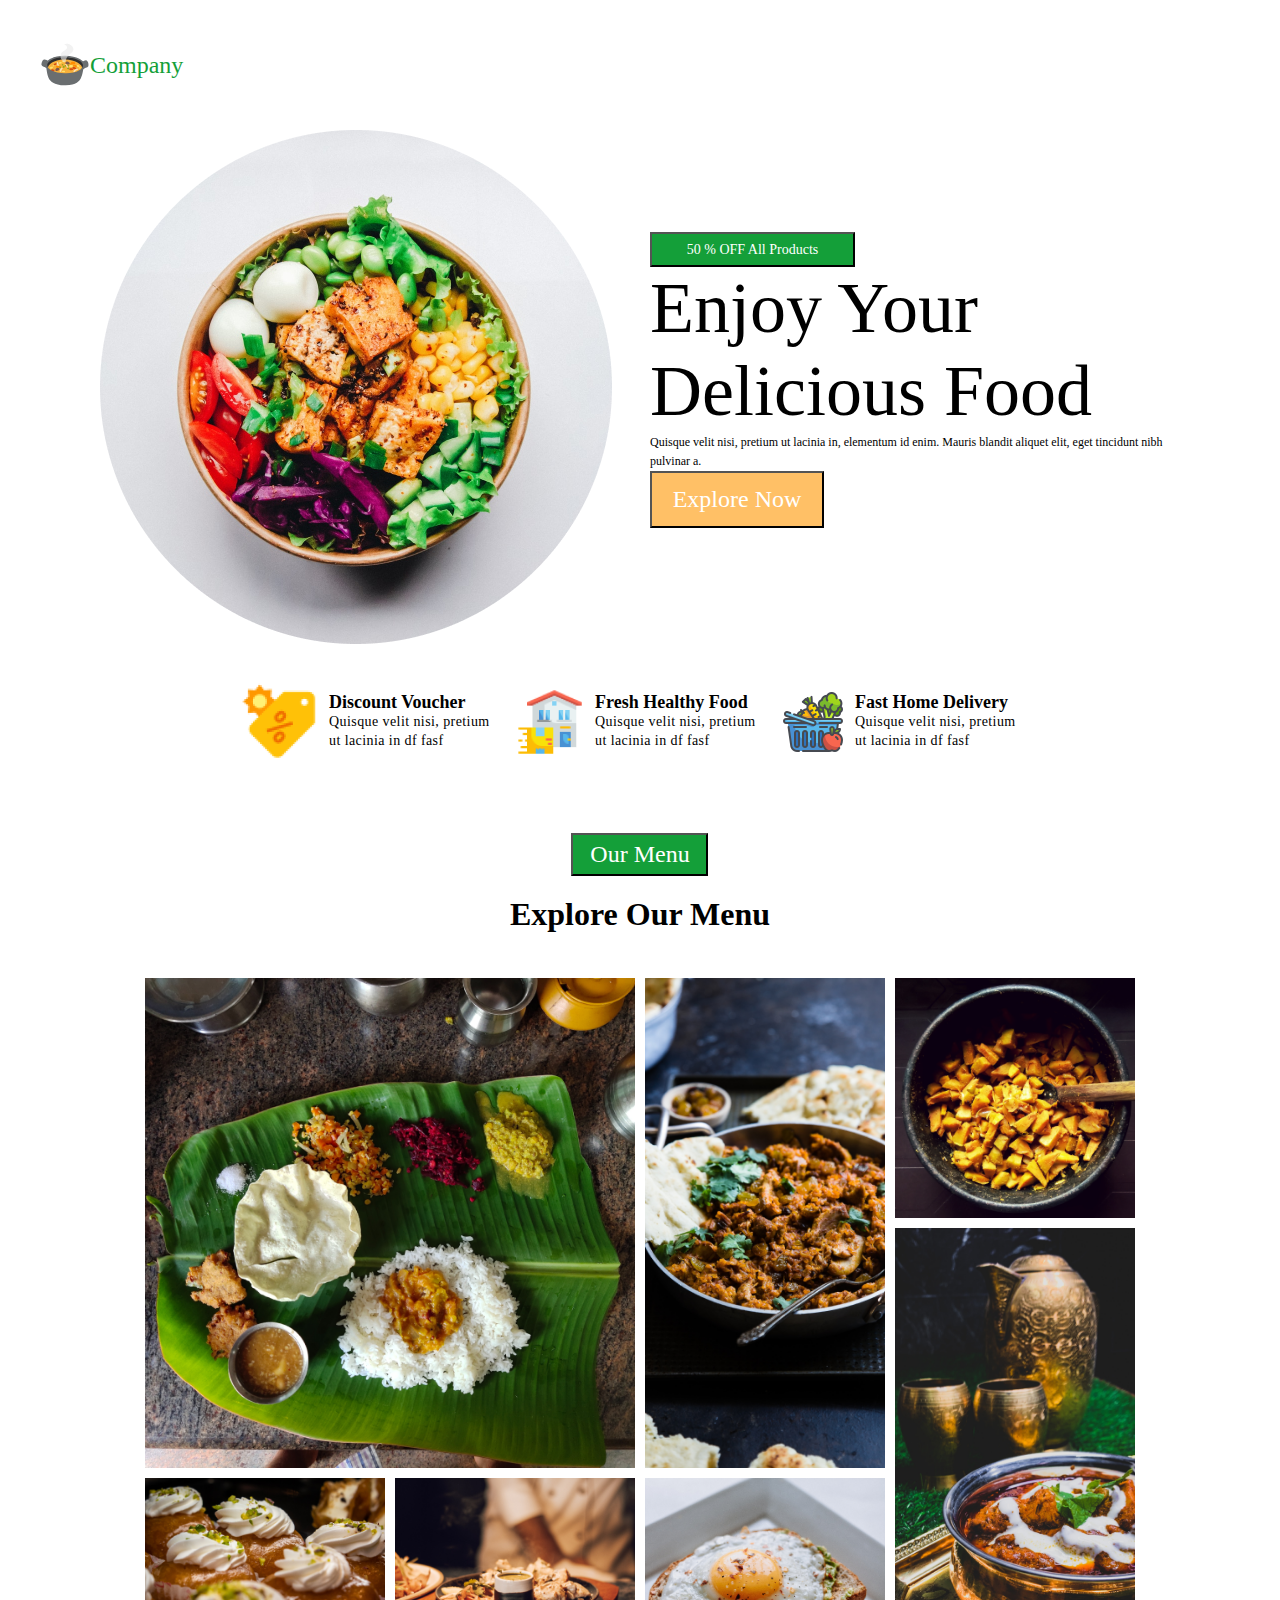
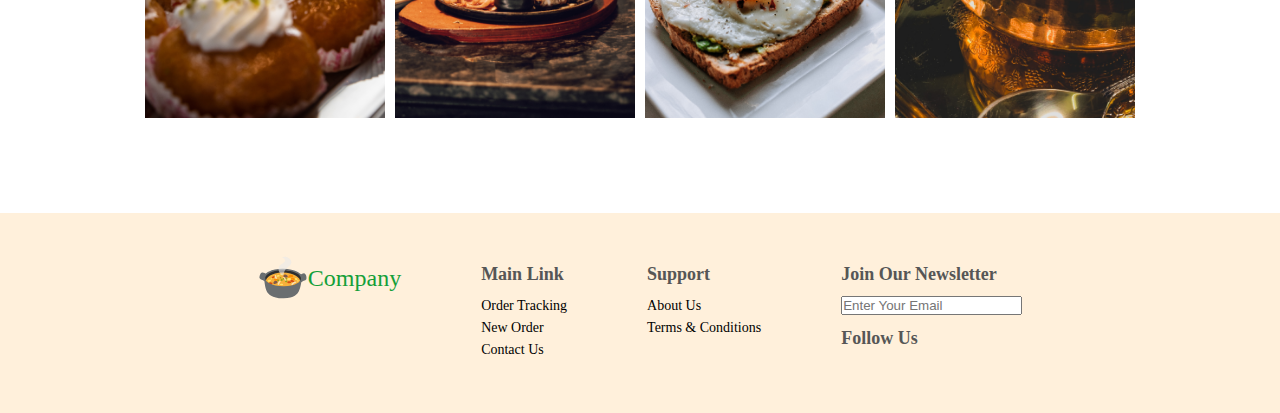
<file: website_project/Rastaurent Website/index.html>
<!DOCTYPE html>
<html lang="en">
<head>
    <meta charset="UTF-8">
    <meta name="viewport" content="width=device-width, initial-scale=1.0">
    <link rel="stylesheet" href="style.css">
    <link rel="stylesheet" href="https://cdnjs.cloudflare.com/ajax/libs/font-awesome/6.4.2/css/all.min.css" integrity="sha512-z3gLpd7yknf1YoNbCzqRKc4qyor8gaKU1qmn+CShxbuBusANI9QpRohGBreCFkKxLhei6S9CQXFEbbKuqLg0DA==" crossorigin="anonymous" referrerpolicy="no-referrer" />
    <title>Rastaurent Website</title>
</head>
<body>
  <div class="page1">
    <div class="header">
       <div class="logo">
        <img src = "noto_pot-of-food.svg" alt="My Happy SVG"/>
        <h1>Company</h1>
       </div>
       <i class="fa-solid fa-burger"></i>
    </div>
    <div class="hero">
        <div class="image">
            <img src="Hero Image.png" alt="hero image">
        </div>
        <div class="contain">
            <button class="off">50 % OFF  All Products
            </button>
            <h1>Enjoy Your 
                Delicious Food</h1>
                <p>Quisque velit nisi, pretium ut lacinia in, elementum id enim. Mauris blandit aliquet elit, eget tincidunt nibh pulvinar a.</p>
            <button class="explore">Explore Now</button>
            </div>
    </div>
    <div class="section">
        <div class="icons">
            <img src="icons8-summer-sales-48 1.png" alt="image">
              <div class="contain1">
                <h1>Discount Voucher</h1>
              <p>Quisque velit nisi, pretium ut lacinia in df fasf </p>
              </div>
        </div>
        <div class="icons">
            <img src="icons8-delivery-64 1.png" alt="image">
          <div class="contain1">
            <h1>Fresh Healthy Food</h1>
            <p>Quisque velit nisi, pretium ut lacinia in df fasf </p>
          </div>
        </div>
        <div class="icons">
            <img src="icons8-fruits-and-vegetables-64 1.png" alt="image">
          <div class="contain1">
            <h1>Fast Home Delivery</h1>
            <p>Quisque velit nisi, pretium ut lacinia in df fasf </p>
          </div>
        </div>
    </div>
  </div>
  <div class="page2">
  <div class="menu">
    <button>Our Menu</button>
    <h1>Explore Our Menu</h1>
  </div>
  <div class="foodMenu">
     <div class="row1">
      
     <div class="img1 flex-item"></div>
     <div class="img2 flex-item"></div>
     <div class="img3 flex-item"></div>
     </div>
     <div class="row2">
      <div class="img4 flex-item"></div>
     <div class="img5 flex-item"></div>
     <div class="img6 flex-item"></div>
     <div class="img7 flex-item"></div>
     </div>
 
     
    
  </div>
  <footer class="foot">
      <div class="list1">
        <div class="logo">
          <img src = "noto_pot-of-food.svg" alt="My Happy SVG"/>
          <h1>Company</h1>
      </div>
      </div>
      <div class="list1">
        <ul class="head">Main Link</ul>
        <ul>Order Tracking</ul>
        <ul>New Order</ul>
        <ul>Contact Us</ul>
      </div>
      <div class="list1">
        <ul class="head">Support</ul>
        <ul>About Us</ul>
        <ul>Terms & Conditions</ul>
     
      </div>
      <div class="list1">
        <ul class="head">Join Our Newsletter</ul>
        <ul> <input type="email" placeholder="Enter Your Email"></ul>
        <ul class="head">Follow Us</ul>
        <ul><div class="socail">
          <i class="fa-brands fa-facebook"></i>
          <i class="fa-brands fa-instagram"></i>
          <i class="fa-brands fa-twitter"></i>
          <i class="fa-brands fa-whatsapp"></i>
        </div></ul>
     
      </div>
     
  </footer>
</body>
</html>
</file>
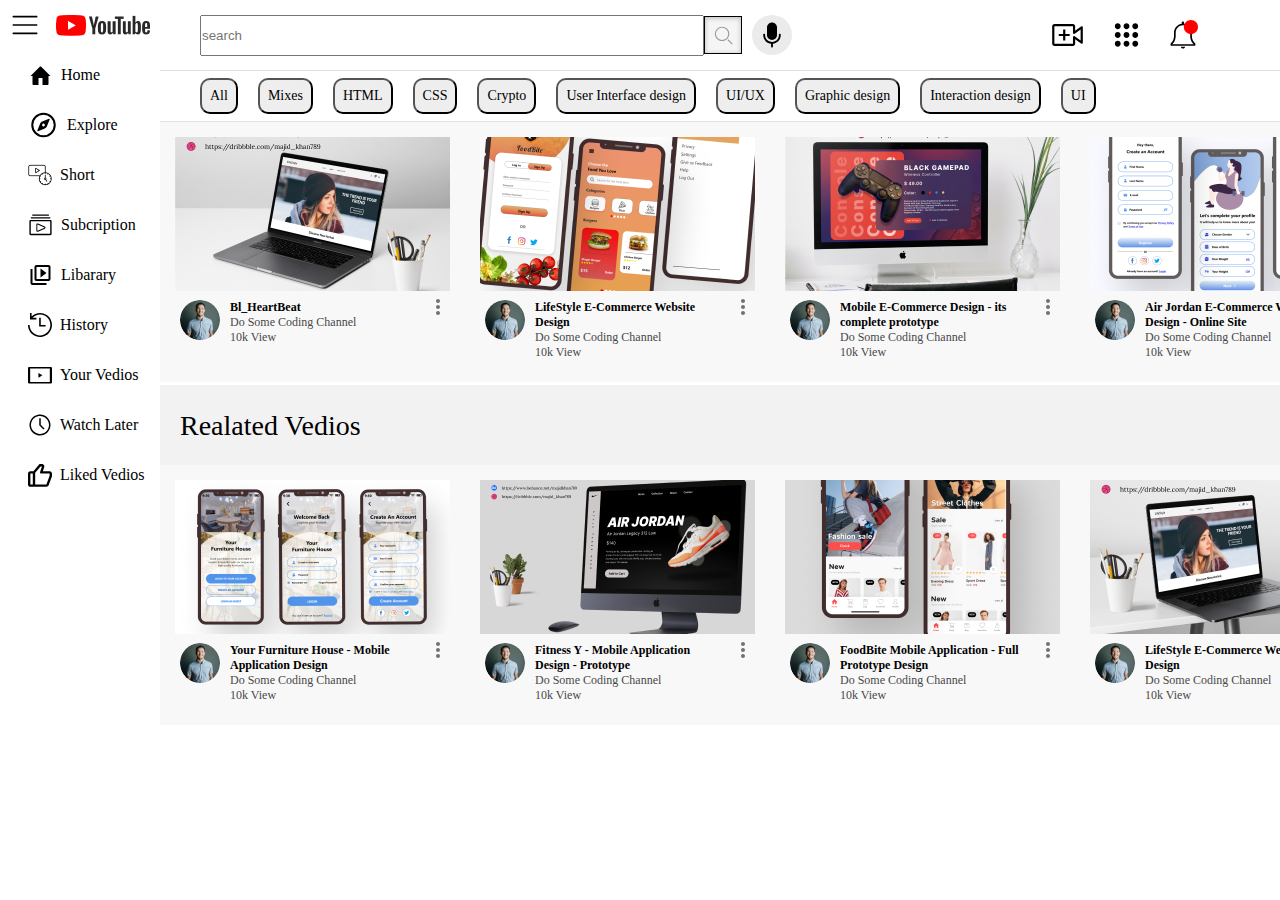
<file: website_project/Youtube Page/index.html>
<!DOCTYPE html>
<html lang="en">
<head>
    <meta charset="UTF-8">
    <meta name="viewport" content="width=device-width, initial-scale=1.0">
    <link rel="stylesheet" href="style.css">
    <link rel="stylesheet" href="https://cdnjs.cloudflare.com/ajax/libs/font-awesome/6.4.2/css/all.min.css" integrity="sha512-z3gLpd7yknf1YoNbCzqRKc4qyor8gaKU1qmn+CShxbuBusANI9QpRohGBreCFkKxLhei6S9CQXFEbbKuqLg0DA==" crossorigin="anonymous" referrerpolicy="no-referrer" />
    <title>Youtube Page</title>

</head>
<body>
   <div class="mainPage">
    <div class="horizobatlNavBar">
        <div class="logo">
            <img src="clarity_bars-line.svg" alt="no">
            <img src="logos_youtube.png" alt="logo">
           
           </div>
  
       <div class="home box">
          <img src="ci_home-alt-fill.svg" alt="home">
          <p>Home</p>
       </div>
       <div class="explore box">
      <img src="ion_compass-outline.svg" alt="explore">
        <p>Explore</p>
       </div>
       <div class="short box">
        <img src="Shorts.png" alt="short">
        <p>Short</p>
       </div>
       
       <div class="sub box">
        <img src="clarity_video-gallery-line.svg" alt="sub">
        <p>Subcription</p>
       </div>
       <div class="Libaray box">
        
        <img src="ic_outline-video-library.svg" alt="libaray">
        <p>Libarary</p>
       </div>
       <div class="history box">
        <img src="History.svg" alt="history">
        <p>History</p>
       </div>
       <div class="vedios box">
        <img src="Your videos.svg" alt="Your Vedio">
        <p>Your Vedios</p>
       </div>
       <div class="watch box">
        <img src="Untitled.svg" alt="watch later">
        <p>Watch Later</p>
       </div>
       <div class="liked box">
        <img src="Liked videos.svg" alt="Like">
        <p>Liked Vedios</p>
       </div>
    </div>
    <div class="youtubePage">
        <div class="header">
           <div class="sreachBar">
              <input type="text" placeholder="search" class="bar"> 
               <img src="clarity_search-line.svg" alt="search" class="srearchIcon" style="height: 20px; width: 20px;">
              
               <img src="fluent_mic-on-24-filled.svg" alt="mic" class="mic">
              
           </div>
           <div class="iconsBar">
              <div class="icons">
                <img src="carbon_video-add.svg" alt="carbon_video-add">
                <img src="mdi_dots-grid.svg" alt="mid">
                <img src="clarity_notification-outline-badged.svg" alt="notifiction">
              </div>
                 <img src="unsplash_OhKElOkQ3RE.png" alt="">
           </div>
        </div>
        <div class="navBar">
     <button style="margin-left: 40px;">All</button>
     <button>Mixes</button>
     <button>HTML</button>
     <button>CSS</button>
     <button>Crypto</button>
     <button>User Interface design</button>
     <button>UI/UX</button>
     <button>Graphic design</button>
     <button>Interaction design</button>
     <button>UI</button>
        </div>
        <div class="page">
            <div class="section">
                <div class="Frame">
                    <div class="vedio">
                        <img width="275" height="154" src="vedio1 (1).png">
                        </img>
                    </div>
                    <div class="contain">
                        <img class="profile" src="unsplash_OhKElOkQ3RE.png" alt="profile">
                        <div class="subContent">
                            <h1>Bl_HeartBeat</h1>
                            <p>Do Some Coding Channel</p>
                            <p class="sub">10k View</p>
                        </div>
                        <img src="bx_bx-dots-vertical-rounded.svg" alt="dots">
                    </div>
                  </div>
                  <div class="Frame">
                    <div class="vedio">
                        <img width="275" height="154" src="vedio1 (2).png">
                        </img>
                    </div>
                    <div class="contain">
                        <img class="profile" src="unsplash_OhKElOkQ3RE.png" alt="profile">
                        <div class="subContent">
                            <h1>LifeStyle E-Commerce Website
                                Design</h1>
                            <p>Do Some Coding Channel</p>
                            <p class="sub">10k View</p>
                        </div>
                        <img src="bx_bx-dots-vertical-rounded.svg" alt="dots">
                    </div>
                  </div>
                  <div class="Frame">
                    <div class="vedio">
                        <img src="vedio1 (3).png" alt="vedio">
                    </div>
                    <div class="contain">
                        <img class="profile" src="unsplash_OhKElOkQ3RE.png" alt="profile">
                        <div class="subContent">
                            <h1>Mobile E-Commerce Design - its
                                complete prototype</h1>
                            <p>Do Some Coding Channel</p>
                            <p class="sub">10k View</p>
                        </div>
                        <img src="bx_bx-dots-vertical-rounded.svg" alt="dots">
                    </div>
                  </div>
                  <div class="Frame">
                    <div class="vedio">
                        <img width="275" height="154" src="vedio1 (4).png">
                        </img>
                    </div>
                    <div class="contain">
                        <img class="profile" src="unsplash_OhKElOkQ3RE.png" alt="profile">
                        <div class="subContent">
                            <h1>Air Jordan E-Commerce Website
                                Design - Online Site</h1>
                            <p>Do Some Coding Channel</p>
                            <p class="sub">10k View</p>
                        </div>
                        <img src="bx_bx-dots-vertical-rounded.svg" alt="dots">
                    </div>
                  </div>
            </div>
            <div class="realted">
                <h1>Realated Vedios</h1> 
                <img src="cross.svg" alt="cross">
            </div>
             <div class="section">
                <div class="Frame">
                    <div class="vedio">
                       <img width="275" height="154" src="vedio1 (5).png">
                     </img>
                    </div>
                    <div class="contain">
                        <img class="profile" src="unsplash_OhKElOkQ3RE.png" alt="profile">
                        <div class="subContent">
                            <h1>Your Furniture House - Mobile
                                Application Design</h1>
                            <p>Do Some Coding Channel</p>
                            <p class="sub">10k View</p>
                        </div>
                        <img src="bx_bx-dots-vertical-rounded.svg" alt="dots">
                    </div>
                  </div>
                  <div class="Frame">
                    <div class="vedio">
                        <img width="275" height="154" src="vedio1 (6).png">
                        </img>
                    </div>
                    <div class="contain">
                        <img class="profile" src="unsplash_OhKElOkQ3RE.png" alt="profile">
                        <div class="subContent">
                            <h1>Fitness Y - Mobile Application 
                                Design - Prototype</h1>
                            <p>Do Some Coding Channel</p>
                            <p class="sub">10k View</p>
                        </div>
                        <img src="bx_bx-dots-vertical-rounded.svg" alt="dots">
                    </div>
                  </div>
                  <div class="Frame">
                    <div class="vedio">
                        <img width="275" height="154" src="vedio1 (7).png">
                        </img>
                    </div>
                    <div class="contain">
                        <img class="profile" src="unsplash_OhKElOkQ3RE.png" alt="profile">
                        <div class="subContent">
                            <h1>FoodBite Mobile Application - 
                                Full Prototype Design</h1>
                            <p>Do Some Coding Channel</p>
                            <p class="sub">10k View</p>
                        </div>
                        <img src="bx_bx-dots-vertical-rounded.svg" alt="dots">
                    </div>
                  </div>
                  <div class="Frame">
                    <div class="vedio">
                        <img width="275" height="154" src="vedio1 (8).png">
                        </img>
                    </div>
                    <div class="contain">
                        <img class="profile" src="unsplash_OhKElOkQ3RE.png" alt="profile">
                        <div class="subContent">
                            <h1>LifeStyle E-Commerce Website Design</h1>
                            <p>Do Some Coding Channel</p>
                            <p class="sub">10k View</p>
                        </div>
                        <img src="bx_bx-dots-vertical-rounded.svg" alt="dots">
                    </div>
                  </div>
            </div>
        </div>
    </div>
   </div>
</body>
</html>
</file>
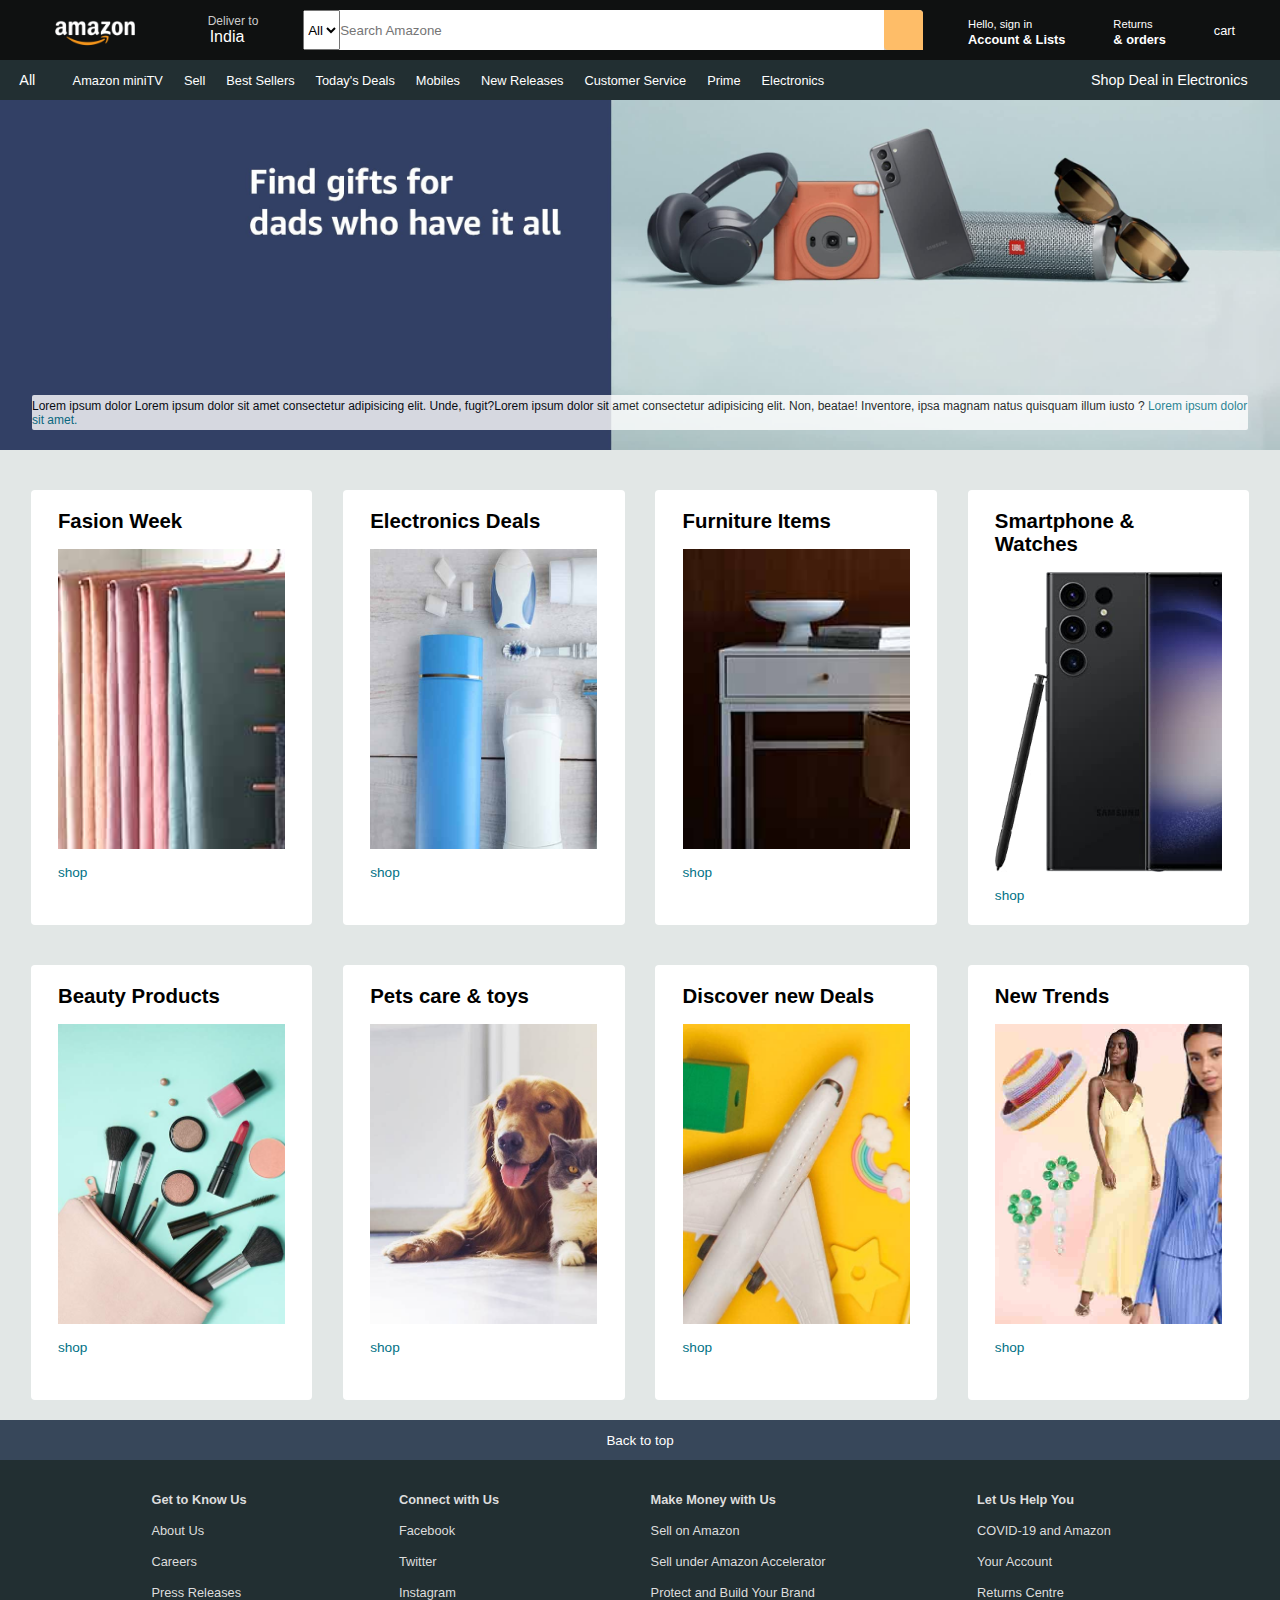
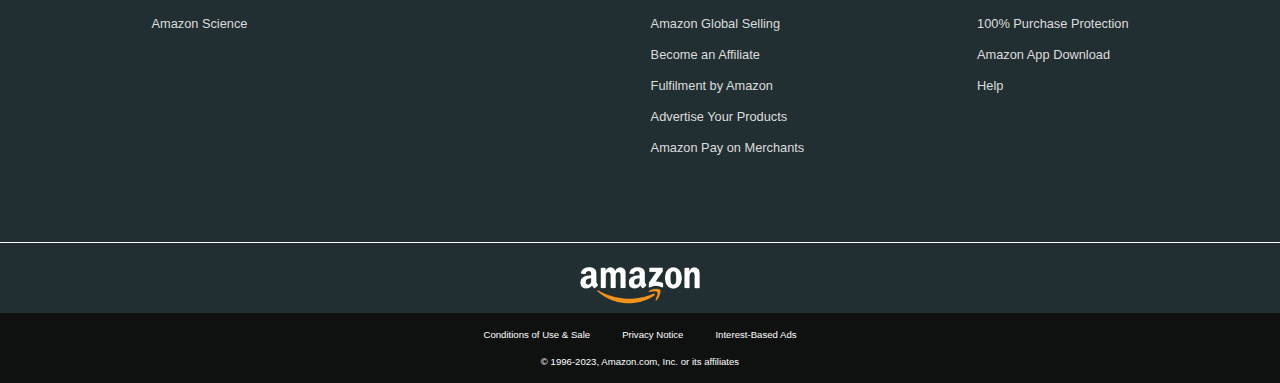
<file: website_project/Amazone Website/amazone.html>
<!DOCTYPE html>
<html lang="en">

<head>
    <meta charset="UTF-8">
    <meta name="viewport" content="width=device-width, initial-scale=1.0">
    <link rel="stylesheet" href="https://cdnjs.cloudflare.com/ajax/libs/font-awesome/6.4.2/css/all.min.css"
        integrity="sha512-z3gLpd7yknf1YoNbCzqRKc4qyor8gaKU1qmn+CShxbuBusANI9QpRohGBreCFkKxLhei6S9CQXFEbbKuqLg0DA=="
        crossorigin="anonymous" referrerpolicy="no-referrer" />
    <link rel="stylesheet" href="style.css">


    <title>amazone</title>
</head>

<body>
    <header>
        <div class="navBar">
            <div class="logoBox border">
                <div class="logo">
                </div>
            </div>
            <div class="addressBox border">
                <p class="add1">Deliver to</p>
                <div class="addIcon">
                    <i class="fa-solid fa-location-dot"></i>
                    <p class="add2">India</p>
                </div>
            </div>
            <div class="searchBar">
                <select name="menu" class="dropDown">
                    <option value="menu">All</option>
                </select>
                <input type="text" class="SearchIn" placeholder="Search Amazone">
                <div class="search-icon">
                    <i class="fa-solid fa-magnifying-glass"></i>
                </div>

            </div>
            <div class="signBar border">
                <p> <span class="nav-one"> Hello, sign in</span></p>
                <p class="nav-second">Account & Lists</p>
            </div>
            <div class="returnBar border">
                <p> <span class="nav-one">Returns</span></p>
                <p class="nav-second">& orders</p>
            </div>
            <div class="cartBar border">
                <i class="fa-solid fa-cart-shopping"></i>
                <p class="cart-text">cart</p>
            </div>

        </div>
        <div class="panel">
            <div>
                <i class="fa-solid fa-bars"></i>
                All

            </div>
            <div class="panel-ops">
                <p class="border">Amazon miniTV</p>
                <p class="border">Sell</p>
                <p class="border">Best Sellers</p>
                <p class="border">Today's Deals</p>
                <p class="border">Mobiles</p>
                <p class="border">New Releases</p>
                <p class="border">Customer Service</p>
                <p class="border">Prime</p>
                <p class="border">Electronics</p>
            </div>
            <div class="panel-elec border">
                Shop Deal in Electronics
            </div>
        </div>

    </header>
    <div class="hero">
        <div class="line">
            <p>Lorem ipsum dolor Lorem ipsum dolor sit amet consectetur adipisicing elit. Unde, fugit?Lorem ipsum dolor
                sit
                amet consectetur adipisicing elit. Non, beatae! Inventore, ipsa magnam natus quisquam illum iusto
                ?
                <a href="">Lorem ipsum dolor sit amet.
                </a>
            </p>
        </div>
    </div>
    <div class="shop-section">
        <div class="box">
            <div class="box-content">
                <h2>Fasion Week </h2>
                <div class="box-img" style="background-image: url('box1_image.jpg');"> </div>
                <a href="#">shop</a>
            </div>
        </div>
        <div class="box">
            <div class="box-content">
                <h2>Electronics Deals </h2>
                <div class="box-img" style="background-image: url('box2_image.jpg');"> </div>
                <a href="#">shop</a>
            </div>
        </div>
        <div class="box">
            <div class="box-content">
                <h2>Furniture Items </h2>
                <div class="box-img" style="background-image: url('box3_image.jpg');"> </div>
                <a href="#">shop</a>
            </div>
        </div>
        <div class="box">
            <div class="box-content">
                <h2>Smartphone & Watches</h2>
                <div class="box-img" style="background-image: url('box4_image.jpg');"> </div>
                <a href="#">shop</a>
            </div>
        </div>
        <div class="box">
            <div class="box-content">
                <h2>Beauty Products </h2>
                <div class="box-img" style="background-image: url('box5_image.jpg');"> </div>
                <a href="#">shop</a>
            </div>
        </div>
        <div class="box">
            <div class="box-content">
                <h2>Pets care & toys</h2>
                <div class="box-img" style="background-image: url('box6_image.jpg');"> </div>
                <a href="#">shop</a>
            </div>
        </div>
        <div class="box">
            <div class="box-content">
                <h2>Discover new Deals </h2>
                <div class="box-img" style="background-image: url('box7_image.jpg');"> </div>
                <a href="#">shop</a>
            </div>
        </div>
        <div class="box">
            <div class="box-content">
                <h2>New Trends </h2>
                <div class="box-img" style="background-image: url('box8_image.jpg');"> </div>
                <a href="#">shop</a>
            </div>
        </div>
    </div>
    <footer>
        <div class="foot-panel">
            Back to top
        </div>
        <div class="foot-panel2">
            <ul>
                <h3>Get to Know Us</h3>
                <p>About Us</p>
                <p>Careers</p>
                <p>Press Releases</p>
                <p>Amazon Science</p>
            </ul>

            <ul>
                <h3> Connect with Us</h3>
                <p>Facebook</p>
                <p>Twitter</p>
                <p>Instagram</p>
            </ul>
            <ul>
                <h3> Make Money with Us</h3>
                <p>Sell on Amazon</p>
                <p>Sell under Amazon Accelerator</p>
                <p>Protect and Build Your Brand</p>
                <p>Amazon Global Selling</p>
                <p>Become an Affiliate</p>
                <p>Fulfilment by Amazon</p>
                <p>Advertise Your Products</p>
                <p>Amazon Pay on Merchants</p>
            </ul>
            <ul>
                <h3> Let Us Help You</h3>
                <p>COVID-19 and Amazon</p>
                <p>Your Account</p>
                <p>Returns Centre</p>
                <p>100% Purchase Protection</p>
                <p>Amazon App Download</p>
                <p>Help</p>
            </ul>
        </div>
        <div class="foot-panel3">
            <div class="btmLogo">
            </div>
        </div>
        <div class="foot-panel4">
            <div>
                <p><a href="#">Conditions of Use & Sale</a></p>
                <p><a href="#">Privacy Notice</a></p>
                <p><a href="#"> Interest-Based Ads</a></p>
            </div>
            <div>
                <p><a href="#">© 1996-2023, Amazon.com, Inc. or its affiliates</a></p>
            </div>
        </div>
    </footer>
</body>

</html>
</file>
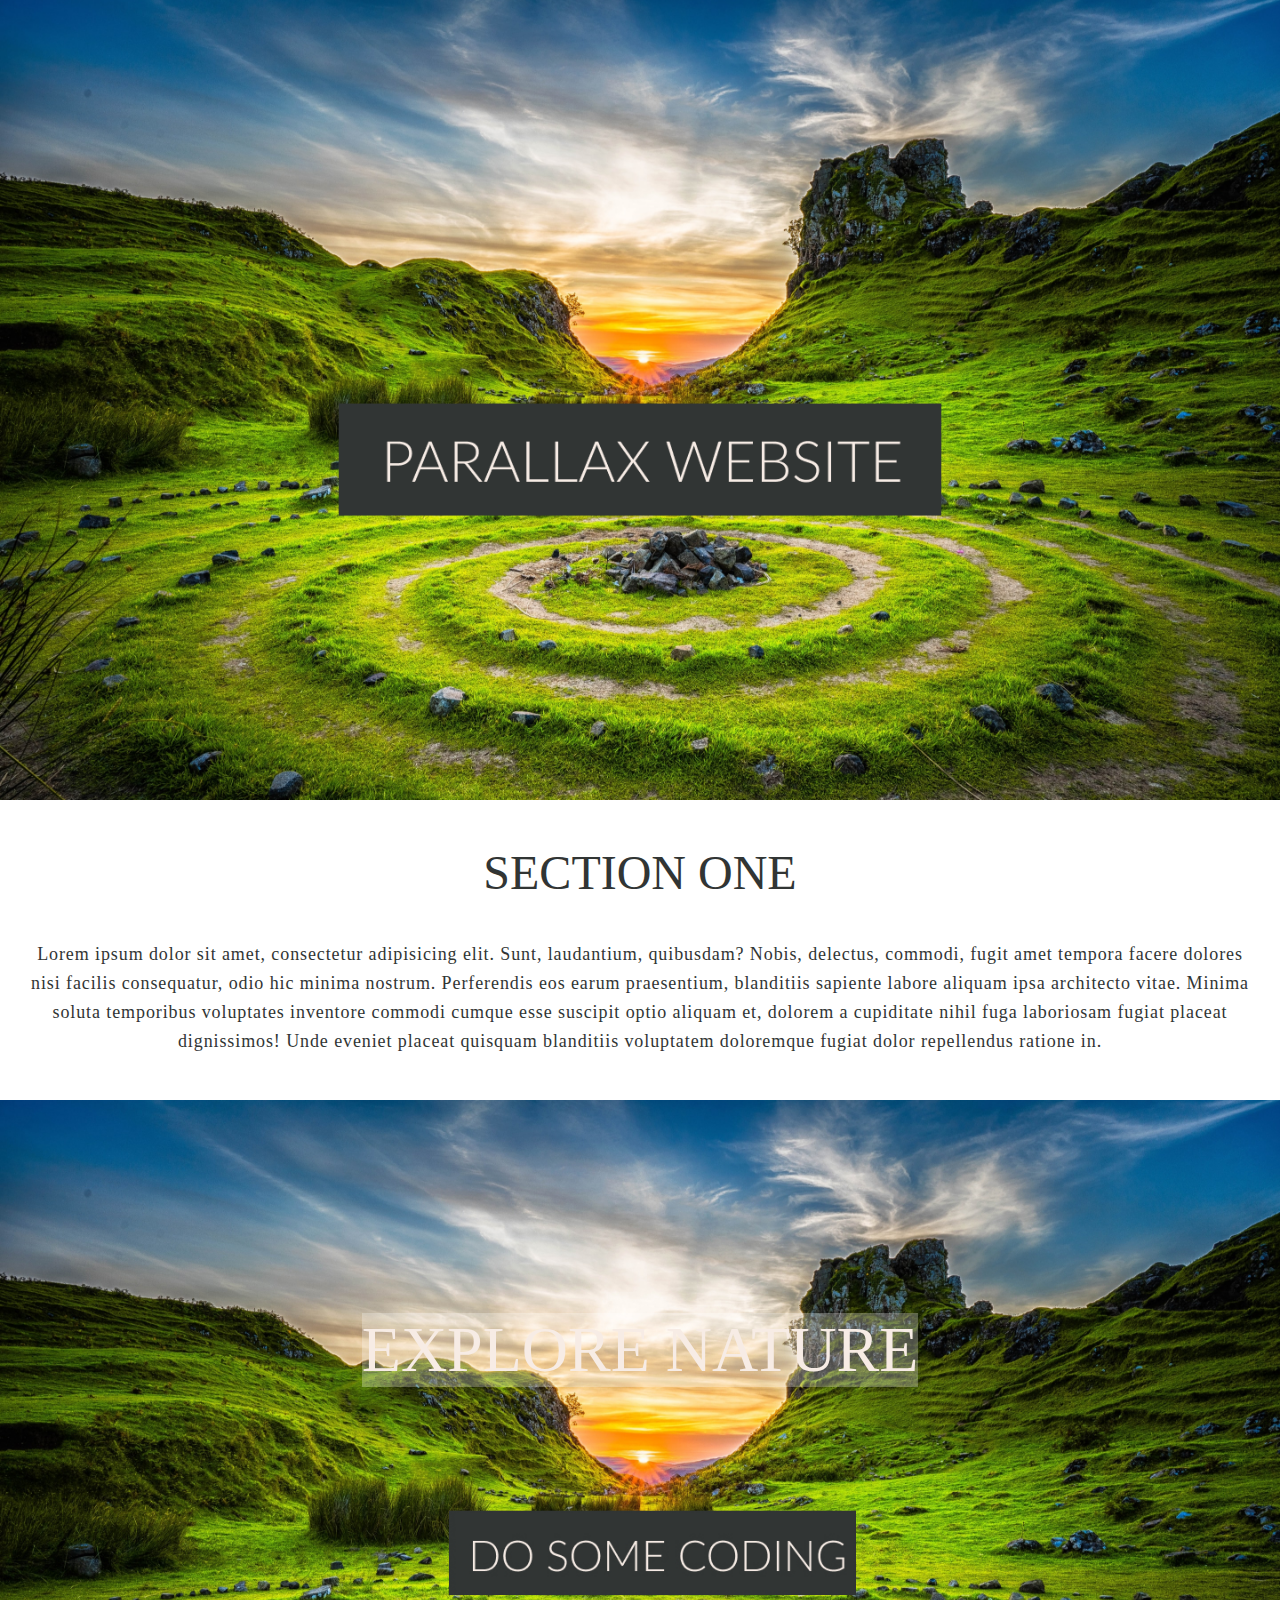
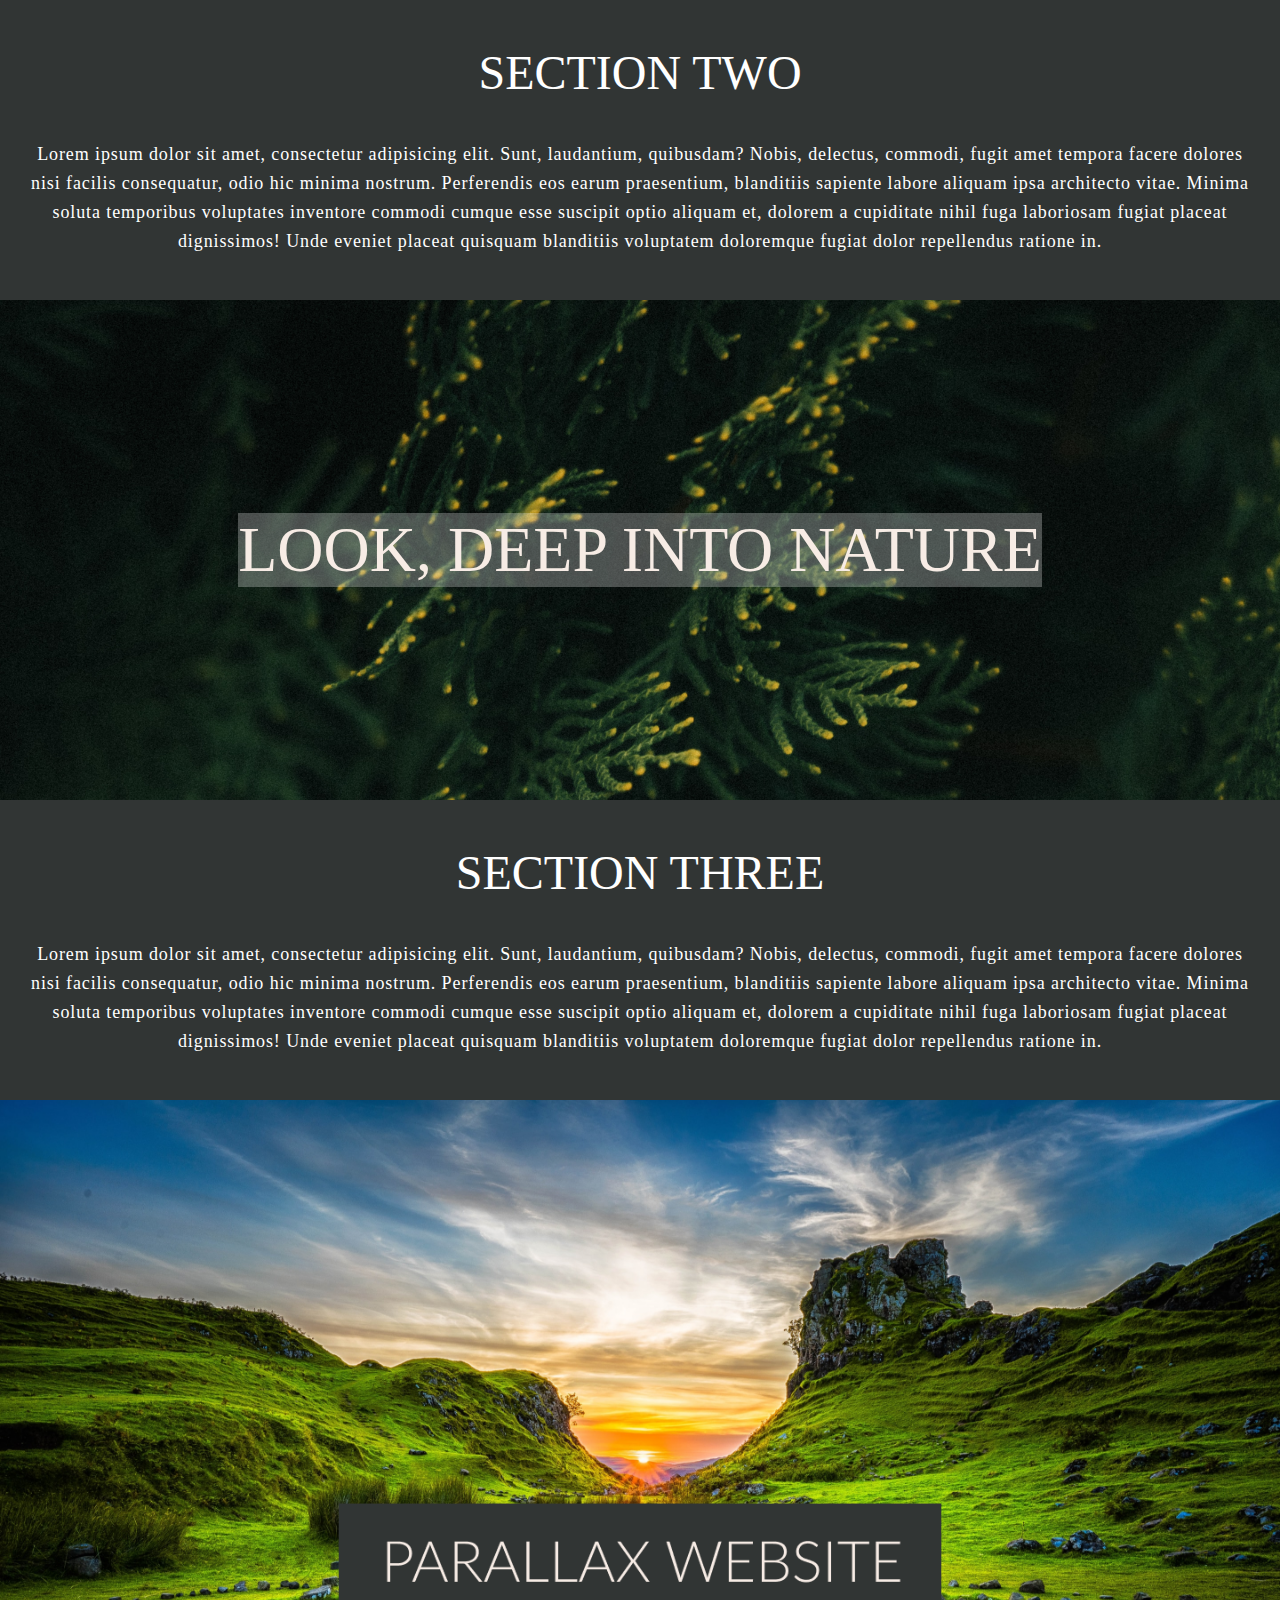
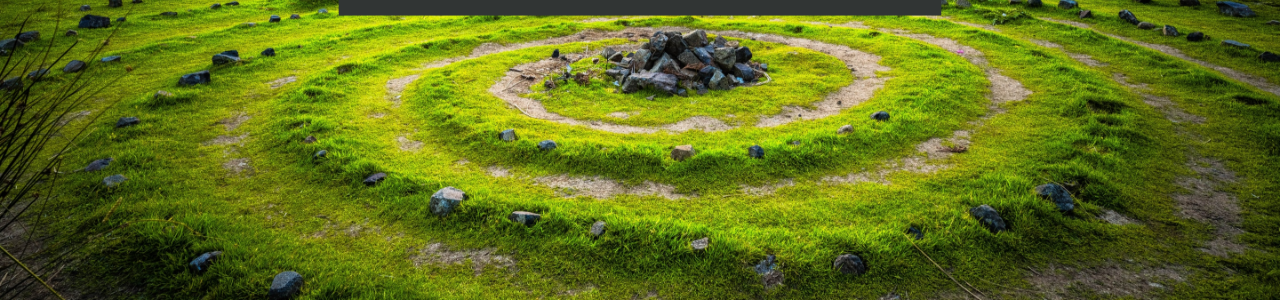
<file: website_project/Parallax Website/parallax.html>
<!DOCTYPE html>
<html lang="en">
  <head>
    <meta charset="UTF-8" />
    <meta name="viewport" content="width=device-width, initial-scale=1.0" />
    <link rel="stylesheet" href="style.css" />
    <title>parallax</title>
  </head>

  <body>
    <div class="section img1">
      <div class="sub_section1"></div>
    </div>
    <div class="sub_section2 box2">
      <h3>SECTION ONE</h3>
      <p>
        Lorem ipsum dolor sit amet, consectetur adipisicing elit. Sunt,
        laudantium, quibusdam? Nobis, delectus, commodi, fugit amet tempora
        facere dolores nisi facilis consequatur, odio hic minima nostrum.
        Perferendis eos earum praesentium, blanditiis sapiente labore aliquam
        ipsa architecto vitae. Minima soluta temporibus voluptates inventore
        commodi cumque esse suscipit optio aliquam et, dolorem a cupiditate
        nihil fuga laboriosam fugiat placeat dignissimos! Unde eveniet placeat
        quisquam blanditiis voluptatem doloremque fugiat dolor repellendus
        ratione in.
      </p>
    </div>
    <div class="section img3">
      <div class="sub_section1">
        <h1 class="title_bg1">EXPLORE NATURE</h1>
      </div>
      <div class="sub_section2 box1">
        <h3>SECTION TWO</h3>
        <p>
          Lorem ipsum dolor sit amet, consectetur adipisicing elit. Sunt,
          laudantium, quibusdam? Nobis, delectus, commodi, fugit amet tempora
          facere dolores nisi facilis consequatur, odio hic minima nostrum.
          Perferendis eos earum praesentium, blanditiis sapiente labore aliquam
          ipsa architecto vitae. Minima soluta temporibus voluptates inventore
          commodi cumque esse suscipit optio aliquam et, dolorem a cupiditate
          nihil fuga laboriosam fugiat placeat dignissimos! Unde eveniet placeat
          quisquam blanditiis voluptatem doloremque fugiat dolor repellendus
          ratione in.
        </p>
      </div>
    </div>
    <div class="section">
      <div class="sub_section1 img2">
        <h1 class="title_bg1">LOOK, DEEP INTO NATURE</h1>
      </div>
      <div class="sub_section2 box1">
        <h3>SECTION THREE</h3>
        <p>
          Lorem ipsum dolor sit amet, consectetur adipisicing elit. Sunt,
          laudantium, quibusdam? Nobis, delectus, commodi, fugit amet tempora
          facere dolores nisi facilis consequatur, odio hic minima nostrum.
          Perferendis eos earum praesentium, blanditiis sapiente labore aliquam
          ipsa architecto vitae. Minima soluta temporibus voluptates inventore
          commodi cumque esse suscipit optio aliquam et, dolorem a cupiditate
          nihil fuga laboriosam fugiat placeat dignissimos! Unde eveniet placeat
          quisquam blanditiis voluptatem doloremque fugiat dolor repellendus
          ratione in.
        </p>
      </div>
    </div>
    <div class="section img1">
      <div class="sub_section1"></div>
    </div>
  </body>
</html>
</file>
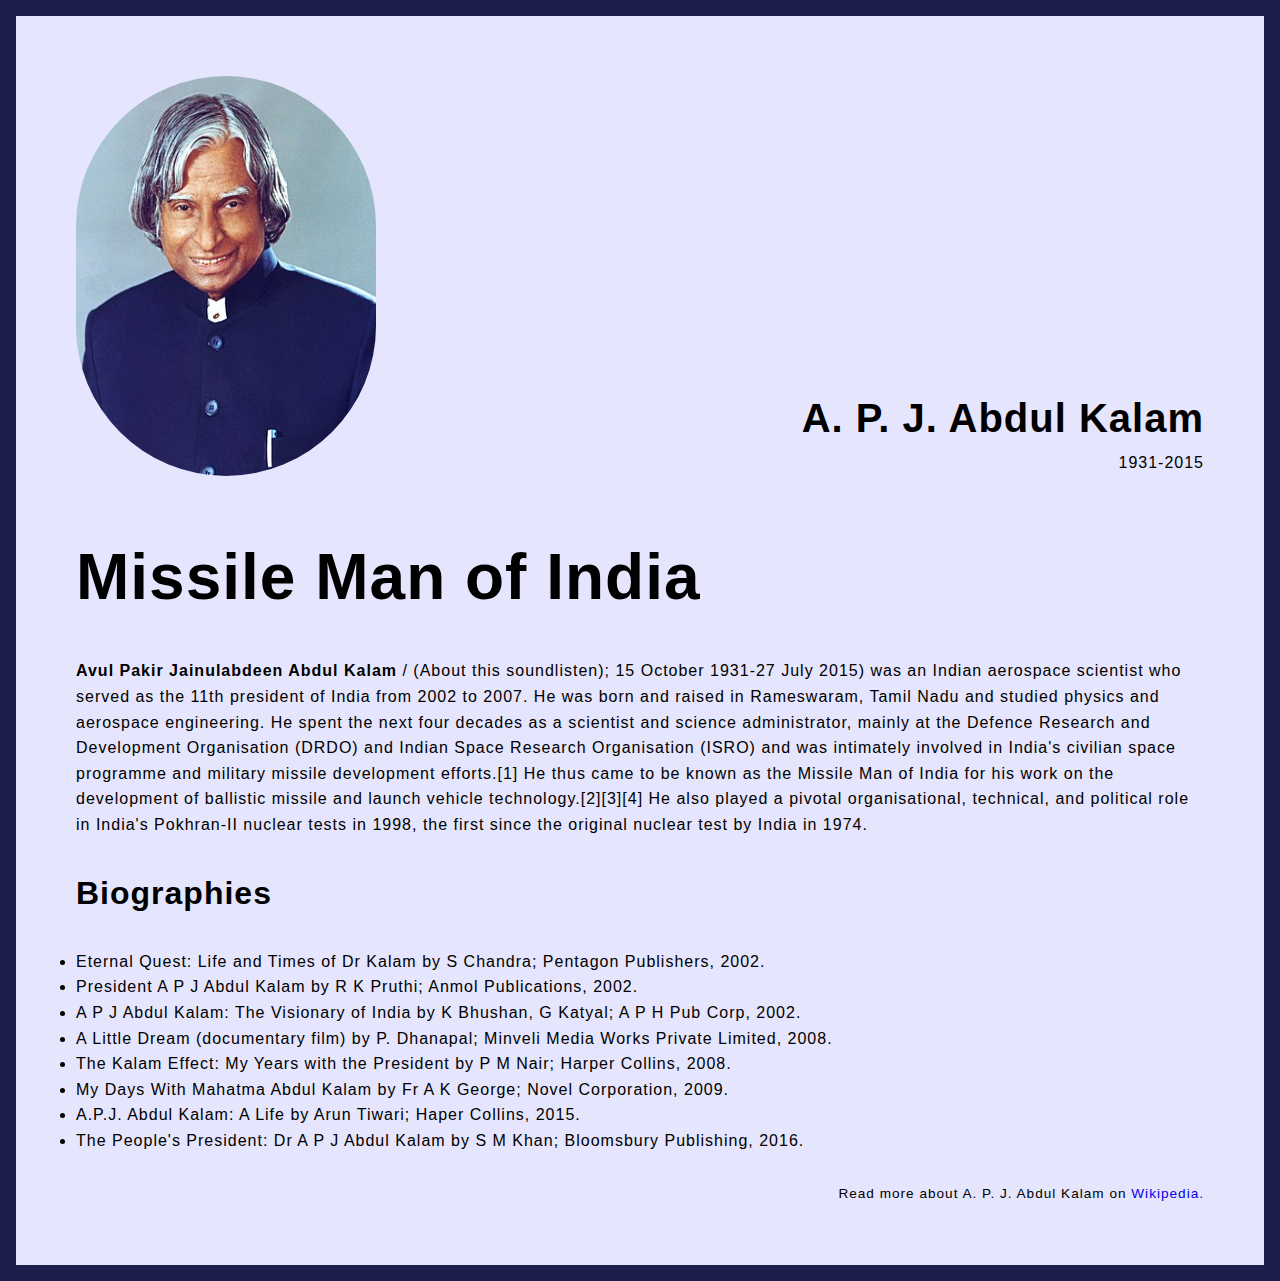
<file: website_project/Tribute Website/tribute.html>
<!DOCTYPE html>
<html lang="en">

<head>
    <meta charset="UTF-8">
    <meta name="viewport" content="width=device-width, initial-scale=1.0">
    <title>the tribute page</title>
    <link rel="stylesheet" href="style.css">
</head>
  <fieldset class="page">
   
    <div class="Content1">
        <img src="A._P._J._Abdul_Kalam.jpg" alt="APJ Abdul kalam">
        <div class="title1">
            <h2 class="name">A. P. J. Abdul Kalam</h2>
            <p class="year">1931-2015</p>
        </div>
    </div>
    <div class="content2">
        <h1 class="title2">
            Missile Man of India
        </h1>
        <p class="para"><strong>Avul Pakir Jainulabdeen Abdul Kalam </strong>/ (About this soundlisten); 15 October 1931-27 July 2015) was an Indian
            aerospace scientist who served as the 11th president of India from 2002 to 2007. He was born and raised in
            Rameswaram, Tamil Nadu and studied physics and aerospace engineering. He spent the next four decades as a
            scientist and science administrator, mainly at the Defence Research and Development Organisation (DRDO) and
            Indian Space Research Organisation (ISRO) and was intimately involved in India's civilian space programme
            and military missile development efforts.[1] He thus came to be known as the Missile Man of India for his
            work on the development of ballistic missile and launch vehicle technology.[2][3][4] He also played a
            pivotal organisational, technical, and political role in India's Pokhran-II nuclear tests in 1998, the first
            since the original nuclear test by India in 1974.</p>
        <h5 class="bio"> Biographies</h5>
        <div class="bio-li">

            <li>Eternal Quest: Life and Times of Dr Kalam by S Chandra; Pentagon Publishers, 2002.</li>
            <li> President A P J Abdul Kalam by R K Pruthi; Anmol Publications, 2002.</li>
            <li>A P J Abdul Kalam: The Visionary of India by K Bhushan, G Katyal; A P H Pub Corp, 2002.</li>
            <li>A Little Dream (documentary film) by P. Dhanapal; Minveli Media Works Private Limited, 2008.</li>
            <li> The Kalam Effect: My Years with the President by P M Nair; Harper Collins, 2008.</li>
            <li> My Days With Mahatma Abdul Kalam by Fr A K George; Novel Corporation, 2009.</li>

            <li> A.P.J. Abdul Kalam: A Life by Arun Tiwari; Haper Collins, 2015.</li>
            <li> The People's President: Dr A P J Abdul Kalam by S M Khan; Bloomsbury Publishing, 2016.</li>
       
        </div>
    </div>
    <footer>
        <div class="foot">Read more about A. P. J. Abdul Kalam on <a href="#"> Wikipedia.</a></div>
    </footer>
  </fieldset>
<body>
   
</body>

</html>
</file>
<file: style.css>
* {
  margin: 0;
  padding: 0;
}
:root {
  --primary-color: #000000;
  --secondary-color: #121212;
  --text-color: #fff;
  --card-color: #141414;
}
.dark-theame {
  --primary-color: #fff;
  --secondary-color: #f8f8f8;
  --text-color: #000;
}

html {
  scroll-behavior: smooth;
}
body {
  width: 100dvw;
  display: flex;
  align-items: center;
  flex-direction: column;
}
p {
  font-size: 14px;
  color: var(--text-color);
  line-height: 20px;
  font-weight: 200;
}
header {
  display: flex;
  width: 100dvw;
  height: 90px;
  background: var(--primary-color);
  align-items: center;

  justify-content: space-between;
  /* border-bottom: 1px solid black; */
}
header h1 {
  margin-left: 50px;
  font-family: "Oswald", sans-serif;
  color: var(--text-color);

  font-weight: 400;
}
nav {
  display: flex;
  gap: 40px;
  padding: 10px;

  text-decoration: none;
  align-items: center;

  margin-right: 30px;
}
nav a {
  text-decoration: none;
  color: var(--text-color);
  font-size: 18pxs;
  padding: 5px;
  transition: transform 0.4s;
  text-transform: capitalize;
}
nav a:hover {
  color: aquamarine;
}
nav img {
  width: 20px;
  height: 20px;
  background-color: var(--text-color);
  padding: 8px;
  border-radius: 50%;
}
.contact_button {
  width: 120px;
  padding: 5px;
  text-align: center;
  color: aquamarine;
  border: 2px solid aquamarine;
}

.port {
  display: flex;
  align-items: center;
  gap: 0;
}
.head {
  color: aquamarine;
}
.box {
  display: flex;
  height: 100dvh;
  width: 100dvw;
  align-items: center;
  justify-content: center;
  color: var(--text-color);
  flex-direction: column;
}
.section1 {
  background: var(--primary-color);

  background-size: cover;
  display: flex;
  align-items: center;
  justify-content: center;
}
.section2 {
  background: var(--secondary-color);
  height: 90dvh;
  align-self: center;
  box-shadow: rgba(0, 0, 0, 0.1) 0px 4px 6px -1px,
    rgba(0, 0, 0, 0.06) 0px 2px 4px -1px;
}
.section3 {
  background: var(--primary-color);
}
.section4 {
  height: 90dvh;
  background: var(--secondary-color);
  box-shadow: rgba(0, 0, 0, 0.1) 0px 4px 6px -1px,
    rgba(0, 0, 0, 0.06) 0px 2px 4px -1px;
}
.section5 {
  background-color: var(--secondary-color);
  height: max-content;
}

.title {
  font-size: 3rem;

  color: var(--text-color);
  margin-left: 50px;
  text-transform: capitalize;
}
.Home {
  display: flex;
  width: 90dvw;
  align-items: center;
  justify-content: space-between;
}
.contain_1 {
  align-items: start;
  display: flex;
  flex-direction: column;
  gap: 20px;
  width: 100dvw;
  justify-self: center;
}
.contain_1 h1 {
  flex-direction: row;
  text-transform: uppercase;
  font-size: 5rem;
  color: var(--text-color);
}
.name {
  color: aquamarine;
  font-family: Pacifico;
}

.contain_1 h3 {
  text-transform: uppercase;
  font-size: 30px;
  font-weight: 400;
}
.contain_1 p {
  width: 400px;
}
.button {
  font-family: Arial, Helvetica, sans-serif;
  border: 2px solid aquamarine;
  font-size: 14px;

  width: 100px;
  align-items: center;
  gap: 10px;
  padding: 10px;

  height: max-content;
  text-align: center;
  transition: transform 4s;
  color: var(--text-color);
}
.button:hover {
  background-color: aquamarine;
  color: var(--primary-color);
}

.about {
  align-items: start;
  display: flex;
  padding: 20px;
  text-align: left;
  align-items: center;
  justify-content: center;
  gap: 40px;
}
.about img {
  width: 320px;
  height: 320px;
  position: relative;
  top: -30px;
  left: -30px;
}
.img-container {
  width: 330px;
  height: 330px;
  background-color: aquamarine;
}
.contain1 {
  display: flex;
  width: 600px;
  height: 300px;
  padding: 25px;
  box-shadow: rgba(149, 157, 165, 0.2) 0px 8px 24px;
  border: 3px solid aquamarine;
  color: var(--text-color);
  flex-direction: column;
  gap: 20px;
}
.contain1 h1 {
  color: aquamarine;
}
.work {
  width: 800px;
  align-items: center;
  display: flex;

  flex-direction: column;
  gap: 30px;
}
.projects {
  display: flex;
  flex-direction: column;
  align-items: center;
  justify-content: center;
}
.row {
  display: flex;
}
.pro {
  box-shadow: rgba(100, 100, 111, 0.2) 0px 7px 29px 0px;
  height: 225px;
  display: flex;
  flex-direction: column;
  justify-content: end;
  width: 250px;
  transition: transform 0.2s;
  margin: 0 auto;
  margin: 30px;
}
.pro:hover {
  -ms-transform: scale(1.3); /* IE 9 */
  -webkit-transform: scale(1.3); /* Safari 3-8 */
  transform: scale(1.3);
}

.pro_contain {
  width: 230px;
  height: 90px;
  background-color: aquamarine;
  padding: 10px;
  gap: 10px;
  display: flex;
  flex-direction: column;
  color: #10282c;
}
.pro_contain p {
  color: #10282c;
  font-size: 12px;
}
.pro1 {
  background-image: url("images/amazone.PNG");
  background-size: contain;
}
.pro2 {
  background-image: url("images/blog.PNG");
  background-size: contain;
  background-repeat: no-repeat;
}
.pro3 {
  background-image: url("images/youtube.PNG");
  background-size: contain;
  background-repeat: no-repeat;
}
.pro4 {
  background-image: url("images/parallax.PNG");
  background-size: contain;
  background-repeat: no-repeat;
}
.pro5 {
  background-image: url("images/music.PNG");
  background-size: contain;
  background-repeat: no-repeat;
}
.pro6 {
  background-image: url("images/rasturent.PNG");
  background-size: contain;
  background-repeat: no-repeat;
}
.pro7 {
  background-image: url("images/tribute.PNG");
  background-size: contain;
  background-repeat: no-repeat;
}
.pro8 {
  background-image: url("images/landing.PNG");
  background-size: contain;
  background-repeat: no-repeat;
}

.service {
  align-items: center;
  display: flex;

  justify-content: center;
  gap: 30px;
}

.card {
  width: 250px;
  padding: 30px;
  height: 200px;
  display: flex;
  color: var(--text-color);
  gap: 20px;
  border: 3px solid aquamarine;
  flex-direction: column;
  text-align: left;
  background-color: var(--primary-color);
}
/* .card1 {
  background-color: #021318;
}
.card2 {
  background-color: #071d21;
}
.card3 {
  background-color: #10282c;
} */
.card h1 {
  font-size: 18px;
  margin: 1px;
  text-decoration: underline;
  color: aquamarine;
  text-transform: uppercase;
}
.contact {
  display: flex;

  width: 100dvw;
  background-image: url("Black\ and\ Blue\ Abstract\ LinkedIn\ banner.png");
  background-size: cover;
}

.contain_5 {
  display: flex;
  align-items: center;
  color: #fff;
}
.details {
  display: flex;
  align-items: start;
  background-color: aquamarine;
  justify-content: center;
  height: 50dvh;
  width: max-content;
  gap: 30px;
  flex-direction: column;
}
.thankspad {
  display: flex;
  align-items: start;
  justify-content: center;
  height: 50dvh;

  width: 50dvw;
  gap: 30px;
  flex-direction: column;
  color: #fff;
}
.thankspad h1 {
  font-size: 5rem;
  text-transform: uppercase;
}
span {
  width: 500px;
  margin: 40px;
  display: flex;
  flex-direction: column;
  gap: 30px;
}
.thankspad span {
  width: 600px;
  margin: 40px;

  display: flex;
  flex-direction: column;
  gap: 30px;
}
.thankspad p {
  color: #fff;
}
.socail {
  width: 300px;
  height: 50px;
  display: flex;
  margin-top: 30px;
  gap: 30px;
  justify-content: space-between;
}
.foot {
  height: 70px;
  text-transform: capitalize;
  display: flex;
  text-align: center;
  background-color: #000;
  width: 100dvw;
  justify-content: center;
  align-items: center;
}
.foot p {
  color: #fff;
}
</file>
<file: website_project/Blog website/style.css>
*{
    margin: 0;
    padding: 0;
}
.main{

display: flex;
flex-direction: column;



}
#two{
    display: none;
}
.PageOne{
    display: flex;
    flex-direction: column;
    align-items: center;
    margin-left: 50px;
    margin-right: 50px;
}
.header{
    height: 90px;
    display: flex;
    justify-content: space-between;
    align-items: center;
}
.navbar{
    width: 500px;
    margin-right: 50px;
    height: 25px;
    display: flex;
    align-items: center;
    justify-content: right;
    gap: 30px;
    margin-right: 50px;
    
}
.logo{
     margin-left: 50px;
    color: #000;
font-family: Inter;
font-size: 20px;
font-style: normal;
font-weight: 700;
line-height: normal;
}
.navbar h1{
    color: #000;
font-family: Inter;
font-size: 16px;
font-style: normal;
font-weight: 400;
line-height: normal;
}
.page{
    height: 500px;
    display: flex;
    gap: 90px;
    align-items: center;
    justify-content: space-between;
}
.contain{
    width: 324px;
    margin-left: 50px;
}
.contain h1{
    color: #000;
font-family: Inter;
font-size: 60px;
font-style: normal;
font-weight: 700;
line-height: normal;
}
.contain p{
    color: var(--700, #4A5568);
font-family: Inter;
font-size: 24px;
font-style: normal;
font-weight: 400;
line-height: normal;
}
.blogImg{
    width: 556px;
height: 357px;

flex-shrink: 0;
border-radius: 65px;
background-image: url("unsplash_TkrRvwxjb_8.png");
background-size: cover;
}
.ractangle{
    margin-top: 100px;
 display: flex;
justify-content: space-between;
 align-items: center;
 align-self: center;
 width: 1000px;
 height: 300px;
 border-radius: 5px;
border: 1px solid #E2E2E2;
background: #FFF;
box-shadow: 0px 5px 4px 0px rgba(221, 221, 221, 0.25);
}
.contain1{
    width: 300px;
    line-height: 20px;
    margin-left: 40px;
}
.contain1 h1{
   
    color: var(--800, #2D3748);
font-family: Inter;
font-size: 30px;
font-style: normal;
font-weight: 700;
line-height: normal;
}
.contain1 p{
    margin-top: 30px;
    color: var(--600, #718096);
font-family: Inter;
font-size: 14px;
font-style: normal;
font-weight: 400;
line-height: normal;
}
.date{
    width: 250px;
    justify-content: space-between;
    align-items: center;
    display: flex;
}
.date h6{
 margin-top: 20px;
    color: var(--800, #2D3748);
font-family: Inter;
font-size: 12px;
font-style: normal;
font-weight: 700;
line-height: normal;
}
.date p{
    margin-top: 30px;
    color: var(--600, #718096);
font-family: Inter;
font-size: 12px;

font-style: normal;
font-weight: 400;
line-height: normal;
}
.blogImg2{
    width: 450px;
    height: 300px;
    border-radius: 0px 5px 5px 0px;
    background-image: url("image\ 1.png");
    background-size: cover;
}
.cardContainer{
    display: flex;
    height: 500px;
    gap: 50px;
    align-items: center;
    justify-content: center;
}
.card{
width: 300px;
height: 380px;
border-radius: 5px;
background: #FFF;
box-shadow: 0px 4px 4px 0px rgba(192, 189, 189, 0.25);
}
.cardImg1{
    width: 300px;
    height: 180px;
    background-image: url(image\ 2.png);
    background-size: cover;
    border-radius: 5px 5px 0px 0px;
    
}
.cardImg2{
    width: 300px;
    height: 180px;
    background-image: url(image\ 4.png);
    background-size: cover;
    border-radius: 5px 5px 0px 0px;
    
}
.cardImg3{
    width: 300px;
    height: 180px;
    background-image: url(image\ 5.png);
    background-size: cover;
    border-radius: 5px 5px 0px 0px;
    
}
.card_contain{
    width: 260px;
    margin: 20px;
    
    
}
.card_contain h1{
    color: var(--800, #2D3748);
    font-family: Inter;
    font-size: 20px;
    font-style: normal;
    margin-top: 20px;
    font-weight: 700;
    line-height: normal;
}
.para{
    color: var(--600, #718096);
    font-family: Inter;
    font-size: 14px;
    font-style: normal;
    margin-top: 20px;
    font-weight: 400;
    line-height: normal;
}
.ractangle2{
    display: flex;
    
    align-items: center;
    justify-content: center;

}
.container2{
    display: flex;
    gap: 30px;
    align-items: center;
    background: var(--100, #F7FAFC);
    height: 500px;
    width: 1000px;
    justify-content: space-between;
    gap: 50px;
  

}
.contain2{
    width: 300px;
    margin: 50px;
}
.contain2 h1{
    color: hsl(0, 0%, 0%);
font-family: Inter;
font-size: 45px;
font-style: normal;
font-weight: 700;
line-height: normal;
}
.contain2 p{
    margin-top: 30px;
    color: var(--600, #718096);
font-family: Inter;
font-size: 16px;
font-style: normal;
font-weight: 400;
line-height: normal;
}
.blogImg3{
    height: 500px;
    width: 525px;
    background-image: url("image\ 2.png");
    background-size: cover;
}
.date1{
    display: flex;
    width: 300px;
   
    align-items: center;
    justify-content: space-between;
}
.date1 p{
    color: var(--700, #4A5568);
    font-family: Inter;
    font-size: 16px;
    font-style: normal;
    font-weight: 400;
    margin-top: 30px;
    line-height: normal; 
}
.date1 h6{
    color: #000;
font-family: Inter;
font-size: 16px;
margin-top: 30px;
font-style: normal;
font-weight: 700;
line-height: normal;
}
.btnContainer{
    width: 95%;
    height: 100px;
    align-items: center;
   
    display: flex;
    justify-content: end;
}
.button a{
    display: flex;
    align-items: center;
    justify-content: center;
    gap: 10px;
    color: #FFF;
    border-radius: 5px;
    justify-self: right;
    background: #6B46C1;
    height: 38px;
    width: 122px;
}
.foot{
    width: 90%;
    display: flex;
    height: 90px;
    width: inherit;
     border-top: 1px solid #E8E8E8;
    align-items: center;
 

}
.footnav{
    display: flex;
    width: 10%;

    gap: 32px;
    margin-right: 50px;
     
}
.foot p{
    width: 90%;
    margin-left: 50px;
}  





.PageTwo{
    display: flex;
    margin: 50px;
    align-self: center;
    flex-direction: column;
    align-items: center;
    justify-content: center;
   
   
}
.blogimg4{
    height: 400px;
    width: 960px;
    background-image: url("unsplash_3MAmj1ZKSZA.png");
    background-size: cover;
}


.contain9{
    width: 960px;
    align-self: center;
    height: 100px;

    border-bottom: 1px solid #E8E7E7;
}
.contain9 h1{
    color: var(--800, #2D3748);
font-family: Inter;
font-size: 45px;
font-style: normal;
font-weight: 700;
line-height: normal;
}
.contain9 h6{
    color: var(--800, #2D3748);
font-family: Inter;
font-size: 18px;
font-style: normal;
font-weight: 700;
line-height: normal;
}
.contain9 p{
    color: var(--600, #718096);
font-family: Inter;
font-size: 18px;
font-style: normal;
font-weight: 400;
line-height: normal;
}
.writer{
    display: flex;
    align-items: center;
    width: 300px;
    justify-content: space-between;
}

.contain10{
    display: flex;
    flex-direction: column;
    gap: 20px;
    color: var(--600, #718096);
font-family: Inter;
font-size: 17px;
font-style: normal;
font-weight: 400;
width: 960px;
align-self: center;
line-height: 20px;
margin-top: 50px;
margin-bottom: 50px;
}
.contain10 h2{
    color: var(--800, #2D3748);
    font-family: Inter;
    font-size: 30px;
    font-style: normal;
    font-weight: 700;
    line-height: normal;
}
</file>
<file: website_project/Landing Page/style.css>
*{
    margin: 0px;
    padding: 0px;
    text-align: left;
    
}
.box{
    display: flex;
    justify-content: center;
    align-items: center;
    font-family: Roboto;
    font-style: normal;
    font-weight: 400;
    line-height: normal
}



.section1{
    height: 769px;
      width: 100%;
      color:#fff;
     display: flex;
     flex-direction: column;
    justify-content: flex-start;
    background-image: url("background.png");
    background-size: cover;
    
    
}
.one h1{
    margin-top: 100px;
    color: #FFF;
    font-size: 36px; 

}
.two h1{
    color: #FFF;
    font-size: 60px;
   
}
.section2{
height: 279px;
flex-shrink: 0;
width: 100%;
color: #FFF;
align-items:center;
display: flex;

font-size: 72px;

background: #161619
}
.you{
font-size: 144px;
}
.section3{
    height: 500px;
    padding: 5px;
    display: flex;
}

.card{
 margin: 20px;
    width: 320px;
    height: 450px;
    flex-shrink: 0;
    align-items: flex-start;
    font-weight: 400;
    border-radius: 10px;
    background: #FFF;
    box-shadow: 0px 4px 4px 0px rgba(0, 0, 0, 0.25);
}
.content{
    color: #000;
  
    font-size: 12px;
   
    padding:20px;
}

.content h4{
    color: #000;
    font-size: 24px;
    
   
}

.image{
    width: 320px;
    height: 192px;
    flex-shrink: 0;
}



 .section4{
     display: flex;
     height: 300px;
 }
.ractangle{
    align-items: flex-start;
   
  
    font-size: 14px;
  
    line-height: 23px; /* 164.286% */
      color: white;
     padding: 20px;
}
.box1{
    background: #515603;
}
.box2{
    background: #722300;
}
.ractangle h2 {

    font-size: 64px;
    font-style: normal;
    line-height: normal; 
}
.ractangle a{
    text-decoration: none;
    color: rgba(255, 255, 255, 0.832);
}


.section5{
    height: 140px;
    width: 100%;
    color: #FFF;

font-size: 24px;

font-weight: 400;
line-height: 22px; /* 91.667% */
background: #000;
}
</file>
<file: website_project/Music Website/style.css>
* {
  margin: 0px;
  padding: 0px;
}
.bodyContain {
  display: flex;
  flex-direction: column;
}
.page {
  width: 100%;
  display: flex;
  text-align: center;
  align-items: center;
  justify-content: center;
}
.one {
  background: linear-gradient(
    1deg,
    rgba(0, 0, 0, 0.5) 0%,
    rgba(0, 0, 0, 0) 94.75%
  );
  background-image: url("unsplash_BG.png");
  background-size: cover;
  height: 700px;
}
.two {
  background: #281154;
  height: 800px;
  align-items: center;
  justify-content: start;
  display: flex;
  flex-direction: column;
}
.three {
  height: 1800px;
  display: flex;
  flex-direction: column;
}
.four {
  height: 700px;
  background: linear-gradient(
    1deg,
    rgba(0, 0, 0, 0.5) 0%,
    rgba(0, 0, 0, 0) 94.75%
  );
  background-image: url("unsplash_aWXVxy8BSzc.png");
  background-size: cover;
}
.five {
  height: 500px;
  text-align: left;
}
.head {
  height: 55px;
  width: 100%;
  display: flex;
  align-items: center;
  text-align: center;
  justify-content: space-between;
  flex-shrink: 0;
  background: #270082;
}
.icon h1 {
  color: #fff;
  font-family: Roboto;
  font-size: 24px;
  font-style: normal;
  font-weight: 700;
  line-height: 29px; /* 120.833% */

  line-height: 29px; /* 120.833% */
  margin-left: 50px;
}
.nav {
  display: inline-flex;
  align-items: flex-start;
  gap: 30px;
  margin-right: 50px;

  color: #fff;
  font-family: Roboto;
  font-size: 18px;
  font-style: normal;
  font-weight: 500;
  line-height: 29px; /* 161.111% */
}
.contain {
  width: 800px;
  text-align: center;
}
.contain h1 {
  color: #fff;
  font-family: Roboto;
  font-size: 24px;
  font-style: normal;
  font-weight: 400;
  line-height: normal;
  margin-top: 30px;
}
.contain p {
  color: #fff;
  font-family: Roboto;
  font-size: 18px;
  font-style: normal;
  font-weight: 400;
  line-height: 29px; /* 161.111% */
  height: 67px;
  margin-top: 20px;
  flex-shrink: 0;
}
.contain button {
  color: #fff;
  font-family: Roboto;
  font-size: 18px;
  font-style: normal;
  font-weight: 300;
  line-height: 29px; /* 161.111% */

  width: 183px;
  height: 55px;
  flex-shrink: 0;
  background: #dc0000;
  margin-top: 50px;
}
#para {
  color: #fff;
  font-family: Roboto;
  font-size: 14px;
  font-style: normal;
  font-weight: 300;
  line-height: 29px; /* 207.143% */
}
.logo h1 {
  color: #fff;
  font-family: Roboto;
  font-size: 72px;
  font-style: normal;
  font-weight: 700;
  line-height: normal;
}
.music {
  display: inline-flex;
  justify-content: center;
  align-items: center;
  gap: 10px;
  padding: 5px;
  height: 40px;
  width: 80px;
  margin-top: 30px;
  color: white;
}

.music h1 {
  font-size: 40px;
  font-style: normal;
  font-weight: 700;

  line-height: 29px; /* 80.556% */
}
.image {
  position: relative;
  bottom: -50px;
  left: -100px;
  flex-shrink: 0;
  width: 800px;
  margin: 0px;
  align-self: center;
  display: flex;
  flex-shrink: 0;
}
.miniImage {
  position: relative;
  left: -150px;
  bottom: -100px;
}
.three h1 {
  color: black;
}
.three p {
  color: black;
  margin-bottom: 60px;
}
.three button {
  width: 133px;
  height: 50px;
  flex-shrink: 0;

  background: #37008e;
}
.five button {
  width: 133px;
  height: 50px;
  flex-shrink: 0;

  background: #37008e;
}
.five h1 {
  color: black;
}
.five p {
  color: black;
}
.foot {
  height: 200px;
  display: flex;
  justify-content: space-evenly;
  align-items: start;
  background: #1b0058;
}
.five #para {
  color: black;
}

.laptop {
  margin-top: 100px;
}

.container {
  width: 900px;
  display: flex;
  justify-content: center;
  align-items: center;
}
.subContain {
  width: 500px;
  margin-left: 30px;
  line-height: 30px;
}
.subContain h1 {
  margin-bottom: 20px;
  color: #000;
  font-family: Roboto;
  font-size: 24px;
  font-style: normal;
  font-weight: 700;
  line-height: 29px; /* 120.833% */
}
.subContain p {
  margin-bottom: 20px;
  color: #000;
  font-family: Roboto;
  font-size: 14px;
  font-style: normal;
  font-weight: 400;
  line-height: 29px; /* 207.143% */
}
.subContain button {
  color: white;
}

.heading {
  color: #fff;
  font-family: Roboto;
  font-size: 18px;
  font-style: normal;

  font-weight: 600;
  line-height: 29px; /* 161.111% */
  display: flex;
  flex-direction: column;
  align-items: flex-start;
  gap: 21px;
}
.list {
  color: #fff;
  font-family: Roboto;
  font-size: 12px;
  font-style: normal;
  margin-top: 30px;
  font-weight: 500;
  line-height: 20px; /* 83.333% */
}

.btm {
  text-align: center;
  height: 55px;
  background: #270082;
  color: #fff;
  display: flex;
  align-items: center;
  justify-content: center;
  font-family: Roboto;
  font-size: 14px;
  font-style: normal;
  font-weight: 500;
  line-height: 10px; /* 71.429% */
}
</file>
<file: website_project/Rastaurent Website/style.css>
*{
    margin: 0px;
    padding: 0px;

}
.header{
    display: flex;
    align-content: center;
    justify-content: space-between;
    margin: 40px;
}
.logo {
    display: flex;
    align-items: center;
    
}
.logo img{
    width: 50px;
    height: 50px;
}

.logo h1{
    color: #149F39;
font-family: Russo One;
font-size: 24px;
font-style: normal;
font-weight: 400;
line-height: 19px;
}

.header i{
    width: 32px;
height: 32px;
flex-shrink: 0;
}
.hero{
    display: flex;
   
    justify-content: center;
    align-items: center;

     
}
.image{
    height: 500px;
    width: 500px;
    margin-left: 100px;
    margin-right: 50px;
}
.contain{
    text-align: left;
    margin-right: 100px;
    
}
.contain h1{
    color: #000;
font-family: Roboto;
font-size: 72px;
font-style: normal;
font-weight: 500;
line-height: normal;
}
.contain p{
    color: #000;
font-family: Roboto;
font-size: 12px;
font-style: normal;
font-weight: 500;
line-height: 19px; /* 158.333% */
}
.off{
    width: 205px;
height: 35px;
flex-shrink: 0;
background: #149F39;
color: #FFF;
font-family: Roboto;
font-size: 14px;
font-style: normal;
font-weight: 400;
line-height: normal;
}
.explore{
    color: #FFF;
font-family: Roboto;
font-size: 24px;
font-style: normal;
font-weight: 500;
line-height: 19px; /* 79.167% */
background: #FFC066;
width: 174px;
height: 57px;
flex-shrink: 0;
}
.section{
    display: flex;
    justify-content: center;
    margin: 50px;
}
.icons{
    display: flex;
    align-items: center;
    
    
}
.icons h1{
color: #000;
font-family: Roboto;
font-size: 18px;
font-style: normal;
font-weight: 600;
line-height: 19px; /* 105.556% */
}
.icons p{
color: #000;
font-family: Roboto;
font-size: 14px;
font-style: normal;
font-weight: 300;
line-height: 19px; /* 135.714% */
letter-spacing: 0.42px;
width: 176px;
}
.contain1{
    margin: 10px;
}

.page2{
    text-align: center;
    display: flex;
    flex-direction: column;
align-items: center;
    
}

.menu{
   text-align: center;
  
}
.menu button{
    width: 137px;
    height: 43px;
    color: #FFF;
font-family: Roboto;
font-size: 24px;
font-style: normal;
font-weight: 400;
line-height: normal;
background: #149F39;
margin: 20px;
}
.foodMenu{
    height: 800px;
    margin: 40px;
    
}
.row1{
    display: flex;
    margin: 0px;
width: 1000px;
  
    height: 500px;
}
.row2{
    display: flex;
    margin: 0px;
    width: 1000px;

    height: 250px;
         
}
.flex-item {
    flex: 1;
    background-color: #ccc;
    margin: 5px;
    
  }
.img1{
background-image: url("unsplash_yCIcDyKm440.png");
background-size: cover;

flex-basis: calc(50% - 10px)


}
.img2{
 background-image: url("unsplash_POFG828-GQc.png");
 background-size: cover;
flex-basis: calc(25% - 10px)

}
.img3{
background-image: url("unsplash_qeWlYA2G_n4.png");
background-size: cover;
height: 240px;
flex-basis: calc(25% - 10px)

}
.img4{
    background-image: url("unsplash_JCbsOIhr5BY.png");
    background-size: cover;
    
    flex-basis: calc(25% - 10px)
}
.img5{
    background-image: url("unsplash_2YVTkdlfKfA.png");
    background-size: cover;
    
   flex-basis: calc(25% - 10px)
   
   }
.img6{
   background-image: url("unsplash_FFqNATH27EM.png");
   background-size: cover;
   
   flex-basis: calc(25% - 10px)
   
   }
.img7{
       background-image: url("unsplash_tG9eGRhaSXE\ \(1\).png");
       background-size: cover;
       height: 490px;
        align-self: self-end;
       flex-basis: calc(25% - 10px)
}
.foot{
    display: flex;
    height: 200px;
    width: 100%;
   justify-content: center;
   align-items: start;
   text-align: left;
   background: #FFF0DB;
   line-height: 22px; 

   
} 
.list1{
    margin: 40px;
    color: #000;
    font-family: Roboto;
    font-size: 14px;
    font-style: normal;
    font-weight: 300;
 
}
.head{
    color: #565656;
font-family: Roboto;
font-size: 18px;
font-style: normal;
font-weight: 600;
margin-top: 10px;
margin-bottom: 10px;
 
}
.socail{
    display: flex; 
}
.socail input{
    width: 300px;
height: 20px;
flex-shrink: 0;
border: 0.2px solid #000;
background: #FFF;

}
.socail i{
    padding-right: 8px;
}
</file>
<file: website_project/Youtube Page/style.css>
*{
    margin: 0;
    padding: 0;
}
.mainPage{
    display: flex;
    justify-content: left;

    align-items: start;
}
.horizobatlNavBar{
    width: 240px;
    height: 100%;
    display: flex;
    flex-direction: column;
    align-items: start;

    background: #FFF;
}
.youtubePage{
   width: 100%;
    display: flex;
    flex-direction: column;
    align-items: start;
  
    background: #FFF;
}
.logo{
    display: flex;
    align-items: center;
    width: 140px;
    justify-content: space-between;
    margin: 10px;
}
.box{
    width: 140px;
   
    display: flex;
    height: 50px;
    margin-left: 20px;
    align-items: center;
    justify-content: start;
}
.box h1{
    color: #000;
font-family: Jaldi;
font-size: 22px;
font-style: normal;
font-weight: 400;
line-height: 45px; /* 204.545% */
}
.box img{
    margin: 8px;
}
.header{
    display: flex;
    align-items: center;
    justify-content: space-between;
    width: 100%;
    height: 70px;
    background-color: #fff;
    border-bottom: 1px solid #E2E2E2;
  

}
.sreachBar{
    display: flex;
    align-items: center;
    margin-left: 40px;
}
.bar{
    width: 500px;
    height: 37px;
 
}
.srearchIcon{
    border: 0.5px solid #000;
background: #F5F5F5;
box-shadow: 0px 1px 5px 0px rgba(0, 0, 0, 0.25) inset;
width: 50px;
padding: 8px;
height: 36px;
flex-shrink: 0;
}
.mic{
    width: 30px;
height: 30px;
margin: 10px;
padding: 5px;
background-color: #EBEBEB;
border-radius: 50%;
flex-shrink: 0;
}
.iconsBar{
    display: flex;
    gap: 20px;
    align-items: center;
    width: 300px;
    justify-content: space-between;
    margin-right: 30px;
    
}
.icons{
    display: flex;
    align-items: center;
    gap: 24px;
}
.profile{
    background-color: #E2E2E2;
    border-radius: 50%;
    height: 40px;
    width: 40px;
    text-align: center;
    color: white;
    font-size: 35px;
    margin: 5px;

}
.navBar{
    display: flex;
    border-bottom: 1px solid #E2E2E2;
    align-items: center;
    width: 100%;
    gap: 20px;
    height: 50px;
}
.navBar button{

border-radius: 10px;

background: #EEE;
color: #000;
padding: 8px 8px 8px 8px;
font-family: Roboto;
font-size: 14px;
font-style: normal;
font-weight: 400;
line-height: normal;
}
.section{
    display: flex;
    height: 260px;
    background: #F8F8F8;
    border-bottom: 3px solid #fff;
}
.Frame{
    margin: 15px;
}
.contain{
    display: flex;
    align-items: start;
    justify-content: space-around;
    width: 275px;
   
}
.subContent {
width: 230px;
padding: 5px;
line-height: 22px;
}
.subContent h1{
    color: #000;
    font-family: Roboto;
    font-size: 12px;
    font-style: normal;
    font-weight: 600;
    line-height: normal;

}
.subContent p{
    color: #484848;
    font-family: Roboto;
    font-size: 12px;
    font-style: normal;
    font-weight: 400;
    line-height: normal;

}
.realted{
    display: flex;
    background: #F2F2F2;
    height: 80px;
    width: 100%;
    align-items: center;
    justify-content: space-between;

}
.realted h1{
    color: #000;
font-family: Jaldi;
font-size: 28px;
margin-left: 20px;

font-style: normal;
font-weight: 400;
line-height: 45px; /* 160.714% */
}
.realted img{
    margin-right: 20px;
}
</file>
<file: website_project/Amazone Website/style.css>
* {
    padding: 0;
    font-family: Arial, Helvetica, sans-serif;
    margin: 0;
    border: border-box;
   
}

.navBar {
    height: 60px;
    color: white;
    background-color: #0f1111;
    display: flex;
    align-items: center;
    justify-content: space-evenly;
}

.logoBox {
    width: 100px;
    height: 50px;
    background-color: #0f1111;
    color: white;
}

.logo {

    height: 50px;
    background-image: url("amazon_logo.png");
    background-size: cover;
}

.border {
    border: 3px solid transparent;
}

.border:hover {
    border: 3px solid white;
}

.addressBox {
    justify-items: center;
    align-items: center;

}

.addIcon {
    display: flex;
}

.add1 {
    font-size: 0.75rem;
    color: #cccccc;
    margin-left: 15px;
}

.add2 {
    font-size: 1rem;
    margin-left: 3px;
}

.searchBar {
    display: flex;
    background-color: #cccccc;
    width: 620px;
    height: 40px;
    border-radius: 4px;

    justify-content: space-evenly;
}

.menu {
    background-color: #f3f3f3;
    width: 55px;
    border-top-left-radius: 4px;
    border-bottom-left-radius: 4px;

    border: none;

}

.SearchIn {
    border: none;
    width: 100%;
    font: 1em;
}

.search-icon {
    width: 45px;
    display: flex;
    align-items: center;
    justify-content: center;
    font-size: 1rem;
    background-color: #febd68;
    border-top-right-radius: 4px;
    border-bottom-left-radius: 4px;

}

.nav-one {
    font-size: 0.7rem;
}

.nav-second {
    font-size: 0.8rem;
    font-weight: 700;
}

.cartBar {
    display: flex;
    font-size: 30px;
    flex-direction: row;
    align-items: end;
}



.cart-text {
    font-size: 0.8rem;
}

.panel {
    display: flex;
    background-color: #222f32;
    color: white;
    height: 40px;
    align-items: center;
    justify-content: space-evenly;
    font-size: 0.90rem;
}

.panel-ops {
    display: flex;

    width: 80%;


}

.panel-ops p {
    margin-left: 15px;
    font-size: 0.80rem;
    justify-self: start;
}



.panel-elec {
    position: relative;
    right: 10px;
    font-size: 0.90rem;
}

.hero {
    display: flex;
    height: 350px;
    background-image: url("hero_image.jpg");
    background-size: cover;
    justify-content: center;
    align-items: end;
  
    
}

.line {
    display: flex;
    align-items: center;
    width: 95%;
    justify-content: center;
    height: 35px;
    background-color: white;
    opacity: 80%;
    border-radius: 2px;
    margin: 20px;
}

.line p {
    font-size: 0.75rem;
}
.line a{
    color: #007185;
    text-decoration:none ;
}

.shop-section {
    display: flex;
    justify-content: space-evenly;
    background-color: #e2e7e6;
    padding-top: 20px;
   
    flex-wrap: wrap;

}

.box {
    padding: 20px 0px 15px 0px;
    width: 22%;
    height: 400px; 
    background-color: white;
    border-radius: 4px;
    margin-top: 20px;
    margin-bottom: 20px;
    
   
}

.box-img {
    height: 300px;

    background-size: cover;
    margin-top: 1rem;
    margin-bottom: 1rem;
    background-color: #007185;
    
}
.box-content{
    margin-left: 2em;
    margin-right: 2em;
    font-size: 0.85rem;
    
}
.box-content a{
  color: #007185;
  text-decoration: none;
  font-size: 1em;
}

.foot-panel{
    height: 40px;
    display: flex;
    justify-content: center;
    align-items: center;
    background-color:  #37475a;
    color: white;
    font-size: 0.84rem;
}
.foot-panel2{
    
    height: 350px;
    display: flex;
    color: white;
    padding: 1rem;
    background-color: #222f32;
    justify-content: space-evenly;
    align-content: flex-start;
    
}
.foot-panel2 p {
    font-size: 0.80rem;
    margin: 1rem;
    color: #dddddd;
}
.foot-panel2 h3{
    font-size: 0.80rem;
    margin: 1rem;
    color: #dddddd;
}
.foot-panel3{
    display: flex;
   align-content: center;
   justify-content: center;
    background-color: #222f32;
    height: 70px;
   
    border-top: 0.2px solid white;
}

.btmLogo{
    width: 150px;
    background-image: url("amazon_logo.png");
    background-size: cover;
}
.foot-panel4{
   
    height: 70px;
    background-color: #0f1111;
    color: white;
    font-size: 0.6rem;

    
}
.foot-panel4 div{
    padding-top: 1rem;
    display: flex;
    justify-content: center;    
}
.foot-panel4 a{
    
    text-decoration: none;
    color: white;
    margin: 1rem;
}
</file>
<file: website_project/Parallax Website/style.css>
* {
  margin: 0px;
  padding: 0px;
}

.section {
  width: 100%;
  height: 800px;
  display: flex;
  flex-direction: column;
  justify-content: center;
  align-content: center;
}
.img1 {
  background-image: url("unsplash__RBcxo9AU-U.png");
  background-size: contain;
  background-repeat: no-repeat;
}
.img2 {
  background-image: url("section2.jpg");
  background-size: cover;
}
.img3 {
  background-image: url("LAST\ SECTION.jpg");
  background-size: contain;
  background-repeat: no-repeat;
}
.box1 {
  background: #313534;
  color: white;
}
.box2 {
  color: #313534;
  background-color: white;
}
.title_bg {
  background: #313534;
}
.title_bg1 {
  background: rgba(255, 255, 255, 0.276);
}

.sub_section1 {
  height: 500px;
  display: flex;
  width: 100%;
  align-items: center;
  justify-content: center;
}

.sub_section1 h1 {
  color: #f7ece5;
  font-family: Lato;
  font-size: 64px;
  font-style: normal;
  font-weight: 300;
  line-height: normal;
}

.sub_section2 {
  height: 300px;
  width: 100%;
  display: flex;
  flex-direction: column;
  align-items: center;
  justify-content: center;
}

.sub_section2 h3 {
  font-family: Lato;
  font-size: 48px;
  font-style: normal;
  font-weight: 300;
  line-height: normal;
  margin: 20px;
}

.sub_section2 p {
  margin: 20px;
  text-align: center;
  font-family: Lato;
  font-size: 18px;
  font-style: normal;
  font-weight: 300;
  line-height: 29px;
  /* 161.111% */
  letter-spacing: 0.9px;
}
</file>
<file: website_project/Tribute Website/style.css>
* {
    padding: 0;
    font-family: Arial, Helvetica, sans-serif;
    margin: 0;
    
    background-color: #E5E5FD;

}
.page{
    border: 16px solid #1D1E4C;
    padding: 60px;
    letter-spacing: 1px;
    line-height: 1.6;
    font-weight: 500;
}
.Content1{
    display: flex;
    justify-content: space-between;
    align-items:end ;
}
.Content1 img{
    height: 400px;
    width: 300px;
    border-radius: 150px;
}
.title1{
    text-align: end;
}
.name{
     
    font-size: 2.5rem;
}
.content2{
    margin-top: 50px;
}
.title2{
    
    font-size: 4rem;
   
}
.para{
    text-align: left;
    font-size: 1rem;
    margin-top: 30px;

}
.bio{
    margin-top:30px ;
    font-size: 2rem;
}
.bio-li{
    margin-top: 30px;
}
.foot{
    margin-top: 30px;
    font-size: 0.85rem;
    text-align: end;
}
.foot a{
    text-decoration: none;
}
</file>
